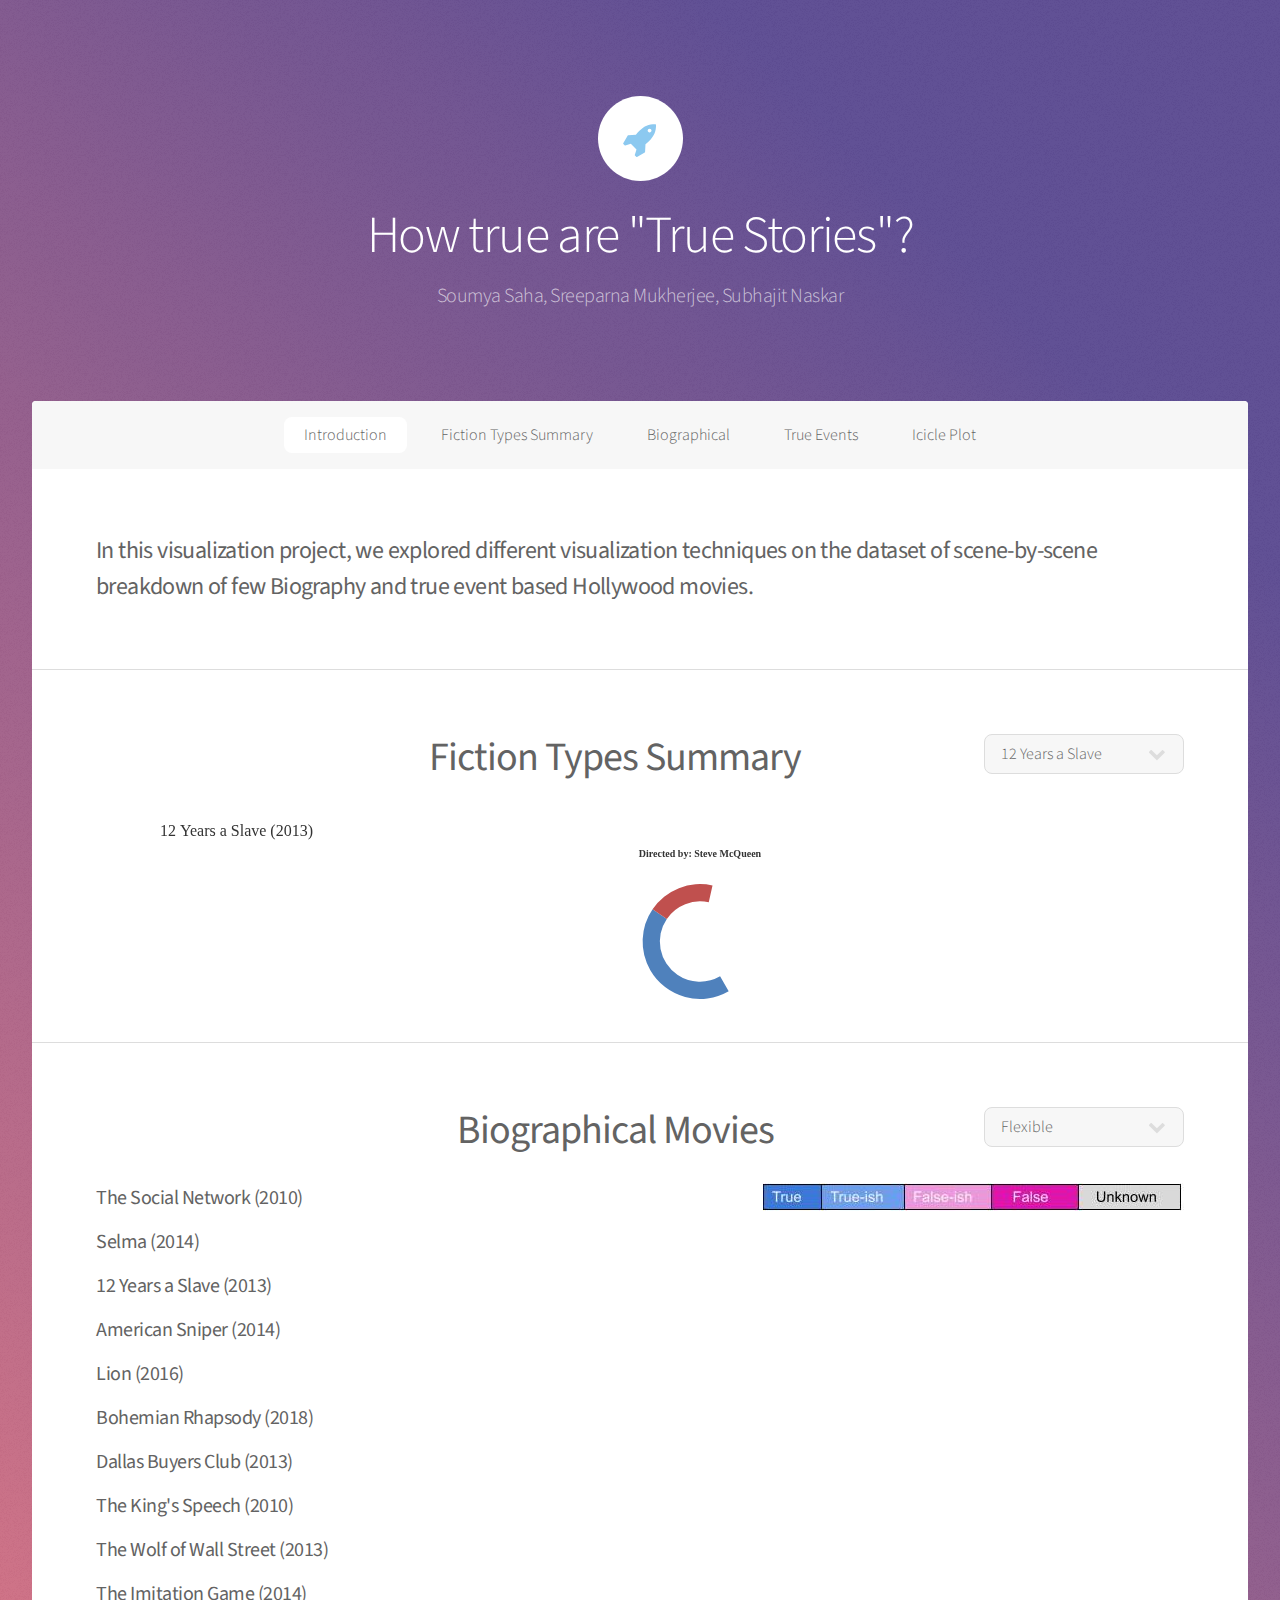
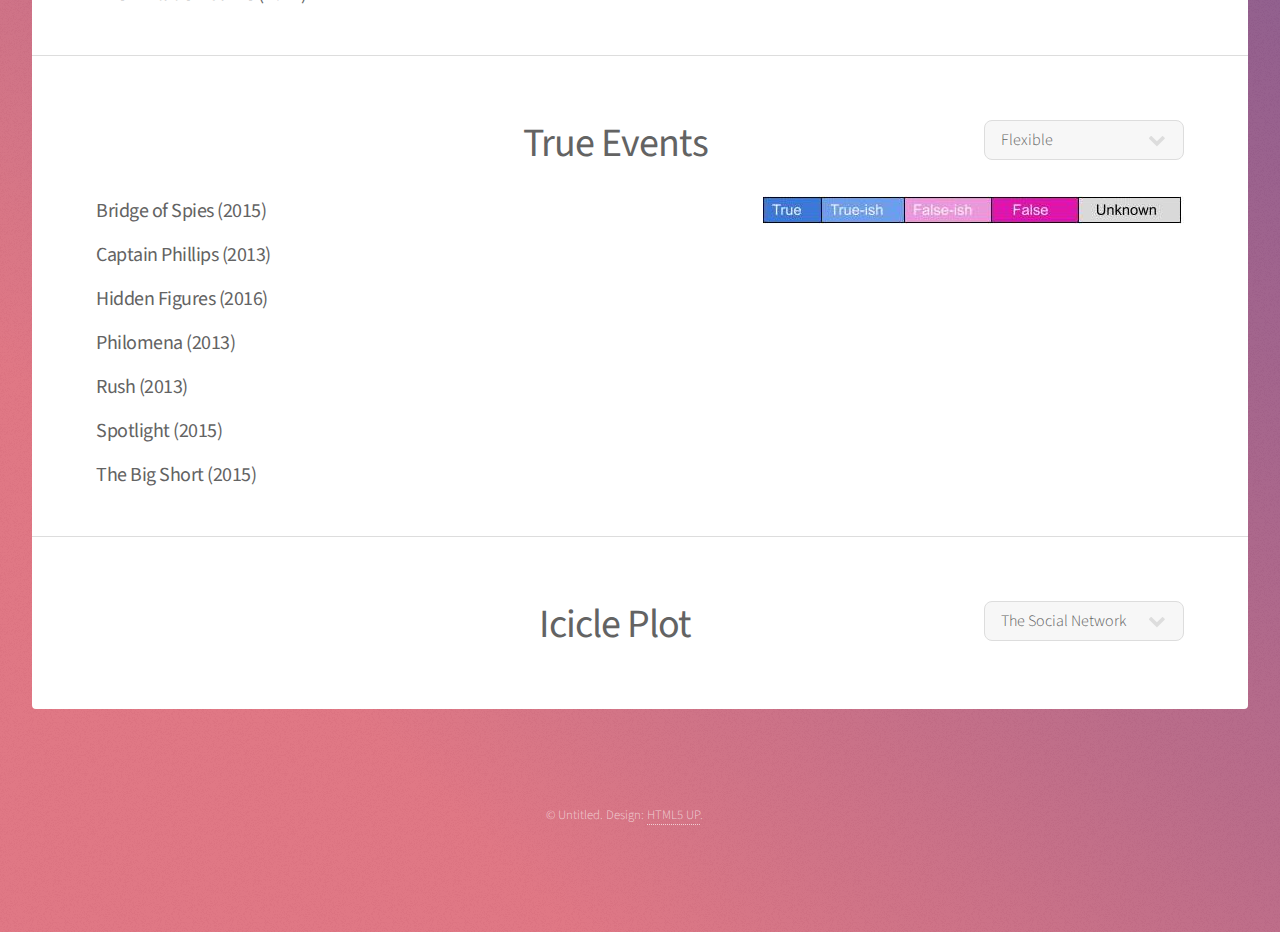
<file: index.html>
<!DOCTYPE HTML>
<!--
	Stellar by HTML5 UP
	html5up.net | @ajlkn
	Free for personal and commercial use under the CCA 3.0 license (html5up.net/license)
-->
<html>
	<head>
		<title>590V Project Demo</title>
		<meta charset="utf-8" />
		<meta name="viewport" content="width=device-width, initial-scale=1, user-scalable=no" />
		<link rel="stylesheet" href="assets/css/main.css" />
		<noscript><link rel="stylesheet" href="assets/css/noscript.css" /></noscript>
		<style>
			#bio_options{
			 width:200px;
			 height:40px;
			 float: right;
			 position: relative;
			 left: -75px;
			}
			#event_options{
			 width:200px;
			 height:40px;
			 float: right;
			 position: relative;
			 left: -75px;
			}
			#movie_names{
			 width:200px;
			 height:40px;
			 float: right;
			 position: relative;
			 left: -75px;
			}
			#bar_chart{
			 width:200px;
			 height:40px;
			 float: right;
			 position: relative;
			 left: -75px;
			}
			#chart {
			 padding: 10px 10px 20px 50px;
			 position: relative;
			 margin-top: 10px;
			 margin-left: 10px;	
			}
			.bar {
			 background-color: blue;
			 height: 20px;
			 margin-top: 2px;
			}
			.major0 {
			 position: relative;
			 left: 75px;
			}
			.major1 {
			 position: relative;
			 left: 75px;
			}
			.major2 {
			 position: relative;
			 left: 75px;
			}
			.major3 {
			 position: relative;
			 left: 75px;
			}
			rect:hover {
				fill: orange;
			}
			#tooltipx {
				position: absolute;
				width: 200px;
				height: auto;
				padding: 10px;
				background-color: black;
				-webkit-border-radius: 10px;
				-moz-border-radius: 10px;
				border-radius: 10px;
				-webkit-box-shadow: 4px 4px 10px rgba(0, 0, 0, 0.4);
				-moz-box-shadow: 4px 4px 10px rgba(0, 0, 0, 0.4);
				box-shadow: 4px 4px 10px rgba(0, 0, 0, 0.4);
				pointer-events: none;
				visibility: hidden;
			}
			
			
			#tooltipx p {
				margin: 0;
				font-family: sans-serif;
				font-size: 16px;
				line-height: 20px;
			}
		</style>

	</head>
	<body class="is-preload">
		<!-- Wrapper -->
			<div id="tooltipx" class="hidden">
				<p><strong>Start : </strong><span id="value1">100</span></p>
				<p><strong>End : </strong><span id="value2">100</span></p>
			</div>
			<div id="wrapper">

				<!-- Header -->
					<header id="header" class="alt">
						<span class="logo"><img src="images/logo.svg" alt="" /></span>
						<h1>How true are "True Stories"?</h1>
						<p> Soumya Saha, Sreeparna Mukherjee, Subhajit Naskar <br />
						</header>

				<!-- Nav -->
					<nav id="nav">
						<ul>
							<li><a href="#intro" class="active">Introduction</a></li>
							<li><a href="#Primary">Fiction Types Summary</a></li>
							<li><a href="#first">Biographical</a></li>
							<li><a href="#second">True Events</a></li>
							<li><a href="#cta">Icicle Plot</a></li>
						</ul>
					</nav>

				<!-- Main -->
					<div id="main">

						<!-- Introduction -->
							<section id="intro" class="main">
								<div class="spotlight">
									<div class="content">
										<h2><b>In this visualization project, we explored different visualization techniques on the dataset of scene-by-scene breakdown of few Biography and true event based Hollywood movies. </b></h2>
									</div>
								</div>
							</section>

						<section id="Primary" class="main special">
								<header class="major0">
									<h1><b>Fiction Types Summary</b>
										<select name="bar_chart" id="bar_chart">
											  <option value="12 Years a Slave">12 Years a Slave</option>
											  <option value="American Sniper">American Sniper</option>
											  <option value="Bohemain Rhapsody">Bohemain Rhapsody</option>
											  <option value="Bridge of Spies">Bridge of Spies</option>
											  <option value="Captain Phillips">Captain Phillips</option>
											  <option value="Dallas Buyers Club">Dallas Buyers Club</option>
											  <option value="Hidden Figures">Hidden Figures</option>
											  <option value="Lion">Lion</option>
											  <option value="Philomona">Philomona</option>
											  <option value="Rush">Rush</option>
											  <option value="Selma">Selma</option>
											  <option value="Spotlight">Spotlight</option>
											  <option value="The Big Short">The Big Short</option>
											  <option value="The Immitation Game">The Immitation Game</option>
											  <option value="The King's Speech">The King's Speech</option>
											  <option value="The Social Network">The Social Network</option>
											  <option value="Wolf of Wall Street">Wolf of Wall Street</option>
									    </select>
									</h1>
								</header>
								<div id='chart' style="height: 200px; width: 100%;"></div>
								<footer class="major0">
									
								</footer>
							</section>

						<!-- First Section -->

							<section id="first" class="main special">
								<header class="major1">
									<h1><b>Biographical Movies</b>
									<select name="bio_options" id="bio_options">
									  <option value="Flexible">Flexible</option>
									  <option value="Creative freedom">Creative freedom</option>
									  <option value="Pedantic">Pedantic</option>
									</select></h1>
							
								</header>

								<div class="FuckYou!" >
									 <img src="logo.jpg" align="right">
								</div>

								<div class="TheSocialNetwork">
									<h3 align = LEFT><b>The Social Network (2010)</b></h3>
									<div class = "Comparison">
									</div>
								</div>
								<div class="Selma">
									<h3 align = LEFT><b>Selma (2014)</b></h3>
									<div class = "Comparison">
									</div>
								</div>

								<div class="TYearsaSlave">
									<h3 align = LEFT><b>12 Years a Slave (2013)</b></h3>
									<div class = "Comparison">
									</div>
								</div>

								<div class="AmericanSniper">
									<h3 align = LEFT><b>American Sniper (2014)</b></h3>
									<div class = "Comparison">
									</div>
								</div>

								<div class="Lion">
									<h3 align = LEFT><b>Lion (2016)</b></h3>
									<div class = "Comparison">
									</div>
								</div>

								<div class="BohemianRhapsody">
									<h3 align = LEFT><b>Bohemian Rhapsody (2018)</b></h3>
									<div class = "Comparison">
									</div>
								</div>

								<div class="DallasBuyersClub">
									<h3 align = LEFT><b>Dallas Buyers Club (2013)</b></h3>
									<div class = "Comparison">
									</div>
								</div>

								<div class="TheKingsSpeech">
									<h3 align = LEFT><b>The King's Speech (2010)</b></h3>
									<div class = "Comparison">
									</div>
								</div>

								<div class="WolfofWallStreet">
									<h3 align = LEFT><b>The Wolf of Wall Street (2013)</b></h3>
									<div class = "Comparison">
									</div>
								</div>

								<div class="TheImitationGame">
									<h3 align = LEFT><b>The Imitation Game (2014)</b></h3>	
									<div class = "Comparison">
									</div>
								</div>

								<footer class="major1">
									
								</footer>
							</section>

						<!-- Second Section -->
							<section id="second" class="main special">
								<header class="major2">
									<h1><b>True Events</b><select name="event_options" id="event_options">
									  <option value="Flexible">Flexible</option>
									  <option value="Creative freedom">Creative freedom</option>
									  <option value="Pedantic">Pedantic</option>
									</select></h1>
								</header>
								<div class="FuckYou!" >
									 <img src="logo.jpg" align="right">
								</div>
								<div class="BridgeofSpies">
									<h3 align = LEFT><b>Bridge of Spies (2015)</b></h3>
								</div>

								<div class="CaptainPhillips">
									<h3 align = LEFT><b>Captain Phillips (2013)</b></h3>
								</div>

								<div class="HiddenFigures">
									<h3 align = LEFT><b>Hidden Figures (2016)</b></h3>
								</div>

								<div class="Philomena">
									<h3 align = LEFT><b>Philomena (2013)</b></h3>
								</div>

								<div class="Rush">
									<h3 align = LEFT><b>Rush (2013)</b></h3>
								</div>

								<div class="Spotlight">
									<h3 align = LEFT><b>Spotlight (2015)</b></h3>
								</div>

								<div class="TheBigShort">
									<h3 align = LEFT><b>The Big Short (2015)</b></h3>
								</div>
								
								<footer class="major2">
									
								</footer>
							</section>

						<!-- Get Started -->
							<section id="cta" class="main special">
								<header class="major3">
									<h1><b>Icicle Plot</b> <select name="movie_names" id="movie_names">
									  <option value="TheSocialNetwork">The Social Network</option>
									  <option value="BridgeofSpies">Bridge of Spies</option>
									  <option value="HiddenFigures">Hidden Figures</option>
									  <option value="Selma">Selma</option>
									  <option value="AmericanSniper">American Sniper</option>
									  <option value="BohemianRhapsody">Bohemian Rhapsody</option>
									  <option value="DallasBuyersClub">Dallas Buyers Club</option>
									  <option value="Rush">Rush</option>
									  <option value="Spotlight">Spotlight</option>
									  <option value="TheBigShort">The Big Short</option>
									  <option value="TheImitationGame">The Imitation Game</option>
									  <option value="12YearsaSlave">12 Years a Slave</option>
									  <option value="Lion">Lion</option>
									</select>
									</h1>
									</header>
									<div class="first_level">

									</div>
									<div class="second_level">

									</div>
									<div class="third_level">

									</div>
									<div class="fourth_level">

									</div>
									<div class="fifth_level">

									</div>

								<footer class="major3">
									
								</footer>
							</section>

					</div>


				<!-- Footer -->
					<footer id="footer">
						<section>
							
						</section>
						<section>
							
						</section>
						<p class="copyright">&copy; Untitled. Design: <a href="https://html5up.net">HTML5 UP</a>.</p>
					</footer>

			</div>

		<!-- Scripts -->
			<script src='https://d3js.org/d3.v4.min.js'></script>
			<script src="assets/js/jquery.min.js"></script>
			<script src="assets/js/jquery.scrollex.min.js"></script>
			<script src="assets/js/jquery.scrolly.min.js"></script>
			<script src="assets/js/browser.min.js"></script>
			<script src="assets/js/breakpoints.min.js"></script>
			<script src="assets/js/util.js"></script>
			<script src="assets/js/main.js"></script>
			<script src="canvas.js"></script>
			<script type="text/javascript">

			var chart = new CanvasJS.Chart("chart", {
						animationEnabled: true,
						title:{
							text: "12 Years a Slave (2013)",
							horizontalAlign: "left",
							fontFamily: "tahoma",
							 // "left", "right", "center"
							
						},
						subtitles:[
						{
							text: "Directed by: Steve McQueen",
							//Uncomment properties below to see how they behave
							//fontColor: "red",
							//fontSize: 30
							fontFamily: "tahoma",
							fontWeight:"bold"
						}
						],
						data: [{
							type: "doughnut",
							startAngle: 60,
							//innerRadius: 60,
							indexLabelFontSize: 17,
							indexLabel: "{label} - #percent%",
							toolTipContent: "<b>{label}:</b> {y} (#percent%)",
							dataPoints: [
								{ y: 21, label: "Dramatic License" },
								{ y: 19, label: "Narrative Convenience" },
								{ y: 9, label: "Character Development" }
							]
						}]
					});
					chart.render();

			d3.select('#bar_chart')
                .on('change', function() {
                	movie_name = (d3.select(this).property('value'))

					if ( movie_name == '12 Years a Slave'){
						var data = [ 21, 19, 9]
						var movie_year = '2013'
						var director = 'Steve McQueen'
					}       
					else if(movie_name == 'Lion'){
						var data = [ 5,	1,	4]
						var movie_year = '2016'
						var director = 'Garth Davis'
					}
					else if(movie_name == 'American Sniper'){
						var data = [ 5	,2, 	3]
						var movie_year = '2014'
						var director = 'Clint Eastwood'
					}
					else if(movie_name == 'Bohemain Rhapsody'){
						var data = [ 3.5,	1,	5.5]
						var movie_year = '2018'
						var director = ' Bryan Singer'
					}
					else if(movie_name == 'Bridge of Spies'){
						var data = [ 23,	7,	8]
						var movie_year = '2015'
						var director = 'Steven Spielberg'
					}
					else if(movie_name == 'Captain Phillips'){
						var data = [ 31,	26,	20]
						var movie_year = '2013'
						var director = 'Paul Greengrass'
					}
					else if(movie_name == 'Dallas Buyers Club'){
						var data = [ 25,	3,	43]
						var movie_year = '2013'
						var director = 'Jean-Marc Vallée'
					}
					else if(movie_name == 'Hidden Figures'){
						var data = [ 4,	2,	4]
						var movie_year = '2016'
						var director = 'Theodore Melfi'
					}
					else if(movie_name == 'Philomona'){
						var data = [ 22,	8,	35]
						var movie_year = '2013'
						var director = 'Stephen Frears'
					}
					else if(movie_name == 'Rush'){
						var data = [ 10,2,11]
						var movie_year = '2013'
						var director = 'Ron Howard'
					}
					else if(movie_name == 'Selma'){
						var data = [ 3,3,7]
						var movie_year = '2014'
						var director = 'Ava DuVernay'
					}
					else if(movie_name == 'Spotlight'){
						var data = [ 20,1,17]
						var director = 'Tom McCarthy'
						var movie_year = '2015'
					}
					else if(movie_name == 'The Big Short'){
						var data = [ 2,11,4]
						var movie_year = '2015'
						var director = 'Adam McKay'
					}
					else if(movie_name == 'The Immitation Game'){
						var data = [8,0.5,1.5]
						var movie_year = '2014'
						var director = 'Morten Tyldum'
					}
					else if(movie_name == 'The King\'s Speech'){
						var data = [18,1,26]
						var movie_year = '2010'
						var director = 'Tom Hooper'
					}
					else if(movie_name == 'The Social Network'){
						var data = [ 12,9,16]
						var movie_year = '2010'
						var director = 'David Fincher'
					}
					else{
						var data = [31,11,1]
						var movie_year = '2013'
						var director = 'Martin Scorsese'
					}
				
					 // var myText = movie_name  + '\n \n Year: 2018'

 					var text = movie_name 
					var chart = new CanvasJS.Chart("chart", {
						animationEnabled: true,
						title:{
							text: text + " ("+movie_year+") ",
							horizontalAlign: "left",
							fontFamily: "tahoma",
							 // "left", "right", "center"
							
						},
						subtitles:[
						{
							text: "Directed by: "+director,
							//Uncomment properties below to see how they behave
							//fontColor: "red",
							//fontSize: 30
							fontFamily: "tahoma",
							fontWeight:"bold"
						}
						],
						data: [{
							type: "doughnut",
							startAngle: 60,
							//innerRadius: 60,
							indexLabelFontSize: 17,
							indexLabel: "{label} - #percent%",
							toolTipContent: "<b>{label}:</b> {y} (#percent%)",
							dataPoints: [
								{ y: data[0], label: "Dramatic License" },
								{ y: data[1], label: "Narrative Convenience" },
								{ y: data[2], label: "Character Development" }
							]
						}]
					});
					chart.render();
				});
			//Width and height
			var bio_dataset = ["TheSocialNetwork.csv","Selma.csv","12YearsaSlave.csv","AmericanSniper.csv","Lion.csv","BohemianRhapsody.csv","DallasBuyersClub.csv","TheKingsSpeech.csv","WolfofWallStreet.csv", "TheImitationGame.csv"];
			var event_dataset = ["BridgeofSpies.csv","CaptainPhillips.csv","HiddenFigures.csv","Philomena.csv","Rush.csv","Spotlight.csv","TheBigShort.csv"];
			var w = 0.9*document.getElementById("first").offsetWidth;
			var h = 70;
			var padding = 0;

			// for biography movies default pedantry
			var bio_film_tooltip = [];
			var bio_real_tooltip = [];
			var bio_pedantry = "Flexible";
			var bio_id = 0;
			for(i = 0; i < 10; i++) {
				d3.csv("./data/Cleaned_data/"+bio_dataset[i], function(data) {
					var div_names = ["TheSocialNetwork", "Selma","TYearsaSlave","AmericanSniper","Lion","BohemianRhapsody","DallasBuyersClub","TheKingsSpeech","WolfofWallStreet", "TheImitationGame"];
					var dataset = data;
					var sum = 0;
					var prev_sum = 0;

					xScale = d3.scaleTime()
								   .domain([
										0,
										d3.sum(dataset, function(d) { return d.duration; })  // 7137
									])
								   .range([padding, w - padding]);

					var div_name = "." + div_names[bio_id]; 
					bio_id++;

					var tooltip = d3.select(div_name)
                            .append("div")
                            .style("position", "absolute")
                            //.style("z-index", "10")
                            .style("visibility", "hidden")
                            .style("text-align", "left")
                            //.style("color", "red")
                            .text("a simple tooltip")
                            .attr("fill", "#FF1491")
                            .attr("x", 0)
                            .attr("y", 0);
                    bio_film_tooltip.push(tooltip);


                    var tooltip2 = d3.select(div_name)
                            .append("div")
                            //.style("position", "absolute")
                            //.style("z-index", "10")
                            .style("visibility", "hidden")
                            .style("text-align", "right")
                            .style("color", "green")
                            .text("a simple tooltip")
                            .attr("fill", "#FF1491")
                            .attr("x", 500)
                            .attr("y", 0);

                    bio_real_tooltip.push(tooltip2);


					var svg = d3.select(div_name)
						.append("svg")
						.attr("width", w)
						.attr("height", h);

					svg.selectAll("rect")
					   .data(dataset)
					   .enter()
					   .append("rect")
					   .attr("x", function(d) {
					   		prev_sum = sum;
					   		sum += +d.duration;
					   		return xScale(prev_sum);
					   })
					   .attr("y", 0)
					   .attr("width", function(d) {
					   		return xScale(+d.duration);
					   })
					   .attr("height", 70)
					   .attr("fill",  function(d) {
					   		switch(+d.truth_int) {
					   			case 0:
		   							return "#EC407A";
		   							break;
		   						case 1: {
		   							if(bio_pedantry == "Flexible") return "#F06292";
		   							else return "#EC407A";
		   							break;
		   						}
		   						case 2: {
		   							if(bio_pedantry == "Pedantic") return "#EC407A";
		   							else return "#6d96ad";
		   							break;
		   						}
		   						case 3:
		   							return "#3b7393";
		   							break;
		   						case -1:
		   							return "#a8a895";
		   							break;
		   						default:
		   							return "#bdbf91";
		   							break;
					   		} 
						})
					   .on("mouseenter", function(d) {
			   				console.log(d);  
			   				//var rectsvg = svg.selectAll("rect").attr("height", function(d) {return 100;});
			   				//var test = svg.selectAll("rect").__proto__; //select(this);
			   				//console.log(test);
			   				tooltip.transition()
			   					   .style("visibility", "visible")
			   					   .style("font-family", "sans-serif")
			   					   .style("font-weight", "bold");
			   					   //.style("font-style", "italic")
			   					   //.style("color", "red");

			   				switch(+d.truth_int) {
			   					case 0: 
			   						tooltip.style("color", "red");
			   						break;
			   					case 1:
			   						tooltip.style("color", "red");
			   						break;
			   					case 2:{
			   						if(bio_pedantry == "Pedantic") tooltip.style("color", "red");
			   						else tooltip.style("color", "green");
			   						break;
			   					} 
			   					default:
			   						tooltip.style("color", "green");
			   						break;
			   				}
			   				tooltip.html(d.film_condensed);
			   				
			   				tooltip2.transition()
			   						.style("visibility", "visible")
			   						.style("font-weight", "bold")
			   						.style("font-family", "sans-serif");
			   						//.style("font-style", "italic");
			   				tooltip2.html(d.reality_condensed);

			   				d3.select("#tooltipx")
							.style("left", (d3.event.pageX) + "px")
							.style("top", (d3.event.pageY) + "px")
							.style("visibility", "visible")						
							.select("#value1")
							.text(d.start);
							d3.select("#tooltipx")
							.select("#value2")
							.text(d.end);
			  		 	})
					   .on("mouseleave", function() {
					   		console.log("mouse leaves");

					   		var rectsvg = svg.selectAll("rect").attr("height", 70);
					   		tooltip.style("visibility", "hidden");
					   		tooltip2.style("visibility", "hidden");
					   		d3.select("#tooltipx").style("visibility", "hidden");
					   });   
				});
			}


			// for biography movies changeable pedantry
			d3.select('#bio_options')
                .on('change', function() {
              	bio_pedantry = d3.select(this).property('value');
              	bio_id = 0;

              	for(i = 0; i < 10; i++) {
					d3.csv("./data/Cleaned_data/"+bio_dataset[i], function(data) {
					var div_names = ["TheSocialNetwork", "Selma","TYearsaSlave","AmericanSniper","Lion","BohemianRhapsody","DallasBuyersClub","TheKingsSpeech","WolfofWallStreet", "TheImitationGame"];
					var dataset = data;
					var sum = 0;
					var prev_sum = 0;

					xScale = d3.scaleTime()
								   .domain([
										0,
										d3.sum(dataset, function(d) { return d.duration; })
									])
								   .range([padding, w - padding]);

					var div_name = "." + div_names[bio_id];
					var tooltip = bio_film_tooltip[bio_id]
                    var tooltip2 = bio_real_tooltip[bio_id]
					bio_id++;

					d3.select(div_name).select("svg").remove();
                   
					var svg = d3.select(div_name)
						.append("svg")
						.attr("width", w)
						.attr("height", h);

					svg.selectAll("rect")
					   .data(dataset)
					   .enter()
					   .append("rect")
					   .attr("x", function(d) {
					   		prev_sum = sum;
					   		sum += +d.duration;
					   		return xScale(prev_sum);
					   })
					   .attr("y", 0)
					   .attr("width", function(d) {
					   		return xScale(+d.duration);
					   })
					   .attr("height", 70)
					   .attr("fill",  function(d) {
					   		switch(+d.truth_int) {
					   			case 0:
		   							return "#EC407A";
		   							break;
		   						case 1: {
		   							if(bio_pedantry == "Flexible") return "#F06292";
		   							else return "#EC407A";
		   							break;
		   						}
		   						case 2: {
		   							if(bio_pedantry == "Pedantic") return "#EC407A";
		   							else return "#6d96ad";
		   							break;
		   						}
		   						case 3:
		   							return "#3b7393";
		   							break;
		   						case -1:
		   							return "#a8a895";
		   							break;
		   						default:
		   							return "#bdbf91";
		   							break;
					   		} 
					   })
					   .on("mouseenter", function(d) {
			   				console.log(d);  
			   				tooltip.transition()
			   					   .style("visibility", "visible")
			   					   .style("font-family", "sans-serif")
			   					   .style("font-weight", "bold");
			   					   //.style("font-style", "italic")
			   					   //.style("color", "red");

			   				switch(+d.truth_int) {
			   					case 0: 
			   						tooltip.style("color", "red");
			   						break;
			   					case 1:
			   						tooltip.style("color", "red");
			   						break;
			   					case 2:{
			   						if(bio_pedantry == "Pedantic") tooltip.style("color", "red");
			   						else tooltip.style("color", "green");
			   						break;
			   					} 
			   					default:
			   						tooltip.style("color", "green");
			   						break;
			   				}
			   				tooltip.html(d.film_condensed);
			   				
			   				tooltip2.transition()
			   						.style("visibility", "visible")
			   						.style("font-weight", "bold")
			   						.style("font-family", "sans-serif");
			   						//.style("font-style", "italic");
			   				tooltip2.html(d.reality_condensed);
			   				d3.select("#tooltipx")
							.style("left", (d3.event.pageX) + "px")
							.style("top", (d3.event.pageY) + "px")
							.style("visibility", "visible")						
							.select("#value1")
							.text(d.start);
							d3.select("#tooltipx")
							.select("#value2")
							.text(d.end);
			  		 	})
					   .on("mouseleave", function() {
					   		console.log("mouse leaves");
					   		tooltip.style("visibility", "hidden");
					   		tooltip2.style("visibility", "hidden");
					   		d3.select("#tooltipx").style("visibility", "hidden");
					   });
					});
				}
			});





            // for event movies default pedantry
            var event_film_tooltip = [];
			var event_real_tooltip = [];
			var event_pedantry = "Flexible";
			var event_id = 0;
			for(j = 0; j < 7; j++) {
				d3.csv("./data/Cleaned_data/"+event_dataset[j], function(data) {
					var div_names = ["BridgeofSpies","CaptainPhillips","HiddenFigures","Philomena","Rush","Spotlight","TheBigShort"];

					var dataset = data;
					var sum = 0;
					var prev_sum = 0;

					xScale = d3.scaleTime()
								   .domain([
										0,
										d3.sum(dataset, function(d) { return d.duration; }) 
									])
								   .range([padding, w - padding]);

					var div_name = "." + div_names[event_id];
					event_id++;


					var tooltip = d3.select(div_name)
                            .append("div")
                            .style("position", "absolute")
                            //.style("z-index", "10")
                            .style("visibility", "hidden")
                            .style("text-align", "left")
                            //.style("color", "red")
                            .text("a simple tooltip")
                            .attr("fill", "#FF1491")
                            .attr("x", 0)
                            .attr("y", 0);
                    event_film_tooltip.push(tooltip);


                    var tooltip2 = d3.select(div_name)
                            .append("div")
                            //.style("position", "absolute")
                            //.style("z-index", "10")
                            .style("visibility", "hidden")
                            .style("text-align", "right")
                            .style("color", "green")
                            .text("a simple tooltip")
                            .attr("fill", "#FF1491")
                            .attr("x", 500)
                            .attr("y", 0);

                    event_real_tooltip.push(tooltip2);


					var svg = d3.select(div_name)
						.append("svg")
						.attr("width", w)
						.attr("height", h);

					svg.selectAll("rect")
					   .data(dataset)
					   .enter()
					   .append("rect")
					   .attr("x", function(d) {
					   		prev_sum = sum;
					   		sum += +d.duration;
					   		return xScale(prev_sum);
					   })
					   .attr("y", 0)
					   .attr("width", function(d) {
					   		return xScale(+d.duration);
					   })
					   .attr("height", 70)
					   .attr("fill",  function(d) {
					   		switch(+d.truth_int) {
					   			case 0:
		   							return "#EC407A";
		   							break;
		   						case 1:
		   							if(event_pedantry == "Flexible") return "#F06292";
		   							else return "#EC407A";
		   							break;
		   						case 2:
		   							if(event_pedantry == "Pedantic") return "#EC407A";
		   							else return "#6d96ad";
		   							break;
		   						case 3:
		   							return "#3b7393";
		   							break;
		   						case -1:
		   							return "#a8a895";
		   							break;
		   						default:
		   							return "#bdbf91";
		   							break;
					   		} 
					   })
					   .on("mouseenter", function(d) {
			   				console.log(d);  
			   				tooltip.transition()
			   					   .style("visibility", "visible")
			   					   .style("font-family", "sans-serif")
			   					   .style("font-weight", "bold");
			   					   //.style("font-style", "italic")
			   					   //.style("color", "red");

			   				switch(+d.truth_int) {
			   					case 0: 
			   						tooltip.style("color", "red");
			   						break;
			   					case 1:
			   						tooltip.style("color", "red");
			   						break;
			   					case 2:{
			   						if(event_pedantry == "Pedantic") tooltip.style("color", "red");
			   						else tooltip.style("color", "green");
			   						break;
			   					} 
			   					default:
			   						tooltip.style("color", "green");
			   						break;
			   				}
			   				tooltip.html(d.film_condensed);
			   				
			   				tooltip2.transition()
			   						.style("visibility", "visible")
			   						.style("font-weight", "bold")
			   						.style("font-family", "sans-serif");
			   						//.style("font-style", "italic");
			   				tooltip2.html(d.reality_condensed);
			   				d3.select("#tooltipx")
							.style("left", (d3.event.pageX) + "px")
							.style("top", (d3.event.pageY) + "px")
							.style("visibility", "visible")						
							.select("#value1")
							.text(d.start);
							d3.select("#tooltipx")
							.select("#value2")
							.text(d.end);
			  		 	})
					   .on("mouseleave", function() {
					   		console.log("mouse leaves");
					   		tooltip.style("visibility", "hidden");
					   		tooltip2.style("visibility", "hidden");
					   		d3.select("#tooltipx").style("visibility", "hidden");
					   });
				});
			}


		//	var movie_names = ["Selma.csv","TheSocialNetwork.csv","12YearsaSlave.csv","AmericanSniper.csv","BohemianRhapsody.csv","BridgeofSpies.csv","CaptainPhillips.csv","DallasBuyersClub.csv","HiddenFigures.csv","Lion.csv","Philomena.csv","Rush.csv","Spotlight.csv","TheBigShort.csv","TheImitationGame.csv","TheKingsSpeech.csv","WolfofWallStreet.csv"];
			// for event movies changeable pedantry
			d3.select('#event_options')
			    .on('change', function() {
              	event_pedantry = d3.select(this).property('value');
              	event_id = 0;

	              	for(j = 0; j < 7; j++) {
						d3.csv("./data/Cleaned_data/"+event_dataset[j], function(data) {
							var div_names = ["BridgeofSpies","CaptainPhillips","HiddenFigures","Philomena","Rush","Spotlight","TheBigShort"];

							var dataset = data;
							var sum = 0;
							var prev_sum = 0;

							xScale = d3.scaleTime()
										   .domain([
												0,
												d3.sum(dataset, function(d) { return d.duration; }) 
											])
										   .range([padding, w - padding]);

							var div_name = "." + div_names[event_id];
							var tooltip = event_film_tooltip[event_id]
		                    var tooltip2 = event_real_tooltip[event_id]
							event_id++;

							d3.select(div_name).select("svg").remove();

							var svg = d3.select(div_name)
								.append("svg")
								.attr("width", w)
								.attr("height", h);

							svg.selectAll("rect")
							   .data(dataset)
							   .enter()
							   .append("rect")
							   .attr("x", function(d) {
							   		prev_sum = sum;
							   		sum += +d.duration;
							   		return xScale(prev_sum);
							   })
							   .attr("y", 0)
							   .attr("width", function(d) {
							   		return xScale(+d.duration);
							   })
							   .attr("height", 70)
							   .attr("fill",  function(d) {
							   		switch(+d.truth_int) {
							   			case 0:
				   							return "#EC407A";
				   							break;
				   						case 1:
				   							if(event_pedantry == "Flexible") return "#F06292";
				   							else return "#EC407A";
				   							break;
				   						case 2:
				   							if(event_pedantry == "Pedantic") return "#EC407A";
				   							else return "#6d96ad";
				   							break;
				   						case 3:
				   							return "#3b7393";
				   							break;
				   						case -1:
				   							return "#a8a895";
				   							break;
				   						default:
				   							return "#bdbf91";
				   							break;
							   		} 
							   })
							   .on("mouseenter", function(d) {
					   				console.log(d);  
					   				tooltip.transition()
					   					   .style("visibility", "visible")
					   					   .style("font-family", "sans-serif")
					   					   .style("font-weight", "bold");
					   					   //.style("font-style", "italic")
					   					   //.style("color", "red");

					   				switch(+d.truth_int) {
					   					case 0: 
					   						tooltip.style("color", "red");
					   						break;
					   					case 1:
					   						tooltip.style("color", "red");
					   						break;
					   					case 2:{
					   						if(event_pedantry == "Pedantic") tooltip.style("color", "red");
					   						else tooltip.style("color", "green");
					   						break;
					   					} 
					   					default:
					   						tooltip.style("color", "green");
					   						break;
					   				}
					   				tooltip.html(d.film_condensed);
					   				
					   				tooltip2.transition()
					   						.style("visibility", "visible")
					   						.style("font-weight", "bold")
					   						.style("font-family", "sans-serif");
					   						//.style("font-style", "italic");
					   				tooltip2.html(d.reality_condensed);
					   				d3.select("#tooltipx")
									.style("left", (d3.event.pageX) + "px")
									.style("top", (d3.event.pageY) + "px")
									.style("visibility", "visible")						
									.select("#value1")
									.text(d.start);
									d3.select("#tooltipx")
									.select("#value2")
									.text(d.end);
					  		 	})
							   .on("mouseleave", function() {
							   		console.log("mouse leaves");
							   		tooltip.style("visibility", "hidden");
							   		tooltip2.style("visibility", "hidden");
							   		d3.select("#tooltipx").style("visibility", "hidden");
							   });
						});
					}
              	});


			    //icicle start 1
			    var w = 0.9*document.getElementById("first").offsetWidth;
			    var max_val;
			    d3.csv("./data/Cleaned_data/TheSocialNetwork.csv", function(data) {
	      			var dataset = data;
					var sum = 0;
					var prev_sum = 0;
					var ice_h = 60;
					max_val = d3.sum(dataset, function(d) { return d.duration; });
					xScale = d3.scaleTime()
								   .domain([
										0,
										d3.sum(dataset, function(d) { return d.duration; })  // 7137
									])
								   .range([padding, w - padding]);

					var level1 = d3.select(".first_level")
						.append("svg")
						.attr("width", w)
						.attr("height", ice_h);

					level1.selectAll("rect")
					   .data(dataset)
					   .enter()
					   .append("rect")
					   .attr("x", function(d) {
					   		prev_sum = sum;
					   		sum += +d.duration;
					   		return xScale(prev_sum);
					   })
					   .attr("y", 10)
					   .attr("width", function(d) {
					   		return xScale(+d.duration);
					   })
					   .attr("height", 50)
					   .attr("fill",  function(d) {
					   		switch(+d.truth_int) {
					   			case 0:
					   				return "#EC407A";
					   				break;
					   			case 1:
					   				return "#EC407A"; // "#F06292";
					   				break;
					   			case 2:
					   				return "#EC407A"; //"#6d96ad";
					   				break;
					   			case 3:
					   				return "#3b7393";
					   				break;
					   			case -1:
					   				return "#a8a895";
					   				break;
					   			default:
					   				return "#bdbf91";
					   				break;
					   		} 
					   })
					   .on("mouseenter", function(d) {
							d3.select("#tooltipx")
							.style("left", (d3.event.pageX) + "px")
							.style("top", (d3.event.pageY) + "px")
							.style("visibility", "visible")						
							.select("#value1")
							.text(d.start);
							d3.select("#tooltipx")
							.select("#value2")
							.text(d.end);
					   })
					   .on("mouseleave", function() {
					   		d3.select("#tooltipx").style("visibility", "hidden");
					   });
				});
				
				d3.csv("./data/Cleaned_data/TheSocialNetwork_ice27.csv", function(data) {
					var dataset = data;
					var sum = 0;
					var prev_sum = 0;
					var ice_h = 50;
					xScale_ice = d3.scaleTime()
								   .domain([
										0,
										max_val
									])
								   .range([padding, w - padding]);
					
					var level2 = d3.select(".second_level")
						.append("svg")
						.attr("width", w)
						.attr("height", ice_h);

					level2.selectAll("rect")
					   .data(dataset)
					   .enter()
					   .append("rect")
					   .attr("x", function(d) {
					   		prev_sum = sum;
					   		sum += +(d.duration);
					   		return xScale_ice(prev_sum);
					   })
					   .attr("y", 0)
					   .attr("width", function(d) {
					   		return xScale_ice(+d.duration);
					   })
					   .attr("height", 50)
					   .attr("fill",  function(d) {
					   		switch(+d.truth_int) {
					   			case 0:
					   				return "#EC407A";
					   				break;
					   			case 1:
					   				return "#EC407A"; //"#F06292";
					   				break;
					   			case 2:
					   				return "#EC407A"; //"#6d96ad";
					   				break;
					   			case 3:
					   				return "#3b7393";
					   				break;
					   			case -1:
					   				return "#a8a895";
					   				break;
					   			default:
					   				return "#bdbf91";
					   				break;
					   		} 
					   })
					   .on("mouseenter", function(d) {
							d3.select("#tooltipx")
							.style("left", (d3.event.pageX) + "px")
							.style("top", (d3.event.pageY) + "px")
							.style("visibility", "visible")						
							.select("#value1")
							.text(d.start);
							d3.select("#tooltipx")
							.select("#value2")
							.text(d.end);
					   })
					   .on("mouseleave", function() {
					   		d3.select("#tooltipx").style("visibility", "hidden");
					   });
				});

				
				d3.csv("./data/Cleaned_data/TheSocialNetwork_ice9.csv", function(data) {
					var dataset = data;
					var sum = 0;
					var prev_sum = 0;
					var ice_h = 50;
					xScale_ice = d3.scaleTime()
								   .domain([
										0,
										max_val
									])
								   .range([padding, w - padding]);

					var level3 = d3.select(".third_level")
						.append("svg")
						.attr("width", w)
						.attr("height", ice_h);

					level3.selectAll("rect")
					   .data(dataset)
					   .enter()
					   .append("rect")
					   .attr("x", function(d) {
					   		prev_sum = sum;
					   		sum += +(d.duration);
					   		return xScale_ice(prev_sum);
					   })
					   .attr("y", 0)
					   .attr("width", function(d) {
					   		return xScale_ice(+d.duration);
					   })
					   .attr("height", 50)
					   .attr("fill",  function(d) {
					   		switch(+d.truth_int) {
					   			case 0:
					   				return "#EC407A";
					   				break;
					   			case 1:
					   				return "#EC407A"; //"#F06292";
					   				break;
					   			case 2:
					   				return "#EC407A"; // "#6d96ad";
					   				break;
					   			case 3:
					   				return "#3b7393";
					   				break;
					   			case -1:
					   				return "#a8a895";
					   				break;
					   			default:
					   				return "#bdbf91";
					   				break;
					   		} 
					   })
					   .on("mouseenter", function(d) {
							d3.select("#tooltipx")
							.style("left", (d3.event.pageX) + "px")
							.style("top", (d3.event.pageY) + "px")
							.style("visibility", "visible")						
							.select("#value1")
							.text(d.start);
							d3.select("#tooltipx")
							.select("#value2")
							.text(d.end);
					   })
					   .on("mouseleave", function() {
					   		d3.select("#tooltipx").style("visibility", "hidden");
					   });
				});
				
				d3.csv("./data/Cleaned_data/TheSocialNetwork_ice3.csv", function(data) {
					var dataset = data;
					var sum = 0;
					var prev_sum = 0;
					var ice_h = 50;
					xScale_ice = d3.scaleTime()
								   .domain([
										0,
										max_val
									])
								   .range([padding, w - padding]);
					
					var level4 = d3.select(".fourth_level")
						.append("svg")
						.attr("width", w)
						.attr("height", ice_h);

					level4.selectAll("rect")
					   .data(dataset)
					   .enter()
					   .append("rect")
					   .attr("x", function(d) {
					   		prev_sum = sum;
					   		sum += +(d.duration);
					   		return xScale_ice(prev_sum);
					   })
					   .attr("y", 0)
					   .attr("width", function(d) {
					   		return xScale_ice(+d.duration);
					   })
					   .attr("height", 50)
					   .attr("fill",  function(d) {
					   		switch(+d.truth_int) {
					   			case 0:
					   				return "#EC407A";
					   				break;
					   			case 1:
					   				return "#EC407A"; //"#F06292";
					   				break;
					   			case 2:
					   				return "#EC407A"; //"#6d96ad";
					   				break;
					   			case 3:
					   				return "#3b7393";
					   				break;
					   			case -1:
					   				return "#a8a895";
					   				break;
					   			default:
					   				return "#bdbf91";
					   				break;
					   		} 
					   })
					   .on("mouseenter", function(d) {
							d3.select("#tooltipx")
							.style("left", (d3.event.pageX) + "px")
							.style("top", (d3.event.pageY) + "px")
							.style("visibility", "visible")						
							.select("#value1")
							.text(d.start);
							d3.select("#tooltipx")
							.select("#value2")
							.text(d.end);
					   })
					   .on("mouseleave", function() {
					   		d3.select("#tooltipx").style("visibility", "hidden");
					   });
				});
				
				d3.csv("./data/Cleaned_data/TheSocialNetwork_ice1.csv", function(data) {

					var dataset = data;
					var sum = 0;
					var prev_sum = 0;
					var ice_h = 50;
					xScale_ice = d3.scaleTime()
								   .domain([
										0,
										max_val
									])
								   .range([padding, w - padding]);
					
					var level5 = d3.select(".fifth_level")
						.append("svg")
						.attr("width", w)
						.attr("height", ice_h);

					level5.selectAll("rect")
					   .data(dataset)
					   .enter()
					   .append("rect")
					   .attr("x", function(d) {
					   		prev_sum = sum;
					   		sum += +(d.duration);
					   		return xScale_ice(prev_sum);
					   })
					   .attr("y", 0)
					   .attr("width", function(d) {
					   		return xScale_ice(+d.duration);
					   })
					   .attr("height", 50)
					   .attr("fill",  function(d) {
					   		switch(+d.truth_int) {
					   			case 0:
					   				return "#EC407A";
					   				break;
					   			case 1:
					   				return "#EC407A"; //"#F06292";
					   				break;
					   			case 2:
					   				return "#EC407A"; //"#6d96ad";
					   				break;
					   			case 3:
					   				return "#3b7393";
					   				break;
					   			case -1:
					   				return "#a8a895";
					   				break;
					   			default:
					   				return "#bdbf91";
					   				break;
					   		} 
					   })
					   .on("mouseenter", function(d) {
							d3.select("#tooltipx")
							.style("left", (d3.event.pageX) + "px")
							.style("top", (d3.event.pageY) + "px")
							.style("visibility", "visible")						
							.select("#value1")
							.text(d.start);
							d3.select("#tooltipx")
							.select("#value2")
							.text(d.end);
					   })
					   .on("mouseleave", function() {
					   		d3.select("#tooltipx").style("visibility", "hidden");
					   });
		      		});



			    d3.select('#movie_names')
			      .on('change', function() {
						var max_val_new;
			      		movie_name = d3.select(this).property('value');
              			console.log(movie_name);
			      		d3.csv("./data/Cleaned_data/"+ movie_name + ".csv", function(data) {

			      			var dataset = data;
							var sum = 0;
							var prev_sum = 0;
							var ice_h = 60;
							max_val_new = d3.sum(dataset, function(d) { return d.duration; });
							xScale = d3.scaleTime()
										   .domain([
												0,
												d3.sum(dataset, function(d) { return d.duration; })  // 7137
											])
										   .range([padding, w - padding]);

							d3.select(".first_level").select("svg").remove();

							var svg = d3.select(".first_level")
								.append("svg")
								.attr("width", w)
								.attr("height", ice_h);

							svg.selectAll("rect")
							   .data(dataset)
							   .enter()
							   .append("rect")
							   .attr("x", function(d) {
							   		prev_sum = sum;
							   		sum += +d.duration;
							   		return xScale(prev_sum);
							   })
							   .attr("y", 10)
							   .attr("width", function(d) {
							   		return xScale(+d.duration);
							   })
							   .attr("height", 50)
							   .attr("fill",  function(d) {
							   		switch(+d.truth_int) {
							   			case 0:
							   				return "#EC407A";
							   				break;
							   			case 1:
							   				return "#EC407A"; //"#F06292";
							   				break;
							   			case 2:
							   				return "#EC407A"; //"#6d96ad";
							   				break;
							   			case 3:
							   				return "#3b7393";
							   				break;
							   			case -1:
							   				return "#a8a895";
							   				break;
							   			default:
							   				return "#bdbf91";
							   				break;
							   		} 
							   })
							   .on("mouseenter", function(d) {
									d3.select("#tooltipx")
									.style("left", (d3.event.pageX) + "px")
									.style("top", (d3.event.pageY) + "px")
									.style("visibility", "visible")						
									.select("#value1")
							.text(d.start);
							d3.select("#tooltipx")
							.select("#value2")
							.text(d.end);
							   })
							   .on("mouseleave", function() {
							   		d3.select("#tooltipx").style("visibility", "hidden");
							   });
			      		});

			      		d3.csv("./data/Cleaned_data/"+ movie_name + "_ice27.csv", function(data) {
			      			var dataset = data;
							var sum = 0;
							var prev_sum = 0;
							var ice_h = 50;
							xScale_ice = d3.scaleTime()
										   .domain([
												0,
												max_val_new
											])
										   .range([padding, w - padding]);
							
							d3.select(".second_level").select("svg").remove();

							var level2 = d3.select(".second_level")
								.append("svg")
								.attr("width", w)
								.attr("height", ice_h);

							level2.selectAll("rect")
							   .data(dataset)
							   .enter()
							   .append("rect")
							   .attr("x", function(d) {
							   		prev_sum = sum;
							   		sum += +(d.duration);
							   		return xScale_ice(prev_sum);
							   })
							   .attr("y", 0)
							   .attr("width", function(d) {
							   		return xScale_ice(+d.duration);
							   })
							   .attr("height", 50)
							   .attr("fill",  function(d) {
							   		switch(+d.truth_int) {
							   			case 0:
							   				return "#EC407A";
							   				break;
							   			case 1:
							   				return "#EC407A"; //"#F06292";
							   				break;
							   			case 2:
							   				return "#EC407A"; //"#6d96ad";
							   				break;
							   			case 3:
							   				return "#3b7393";
							   				break;
							   			case -1:
							   				return "#a8a895";
							   				break;
							   			default:
							   				return "#bdbf91";
							   				break;
							   		} 
							   })
							   .on("mouseenter", function(d) {
									d3.select("#tooltipx")
									.style("left", (d3.event.pageX) + "px")
									.style("top", (d3.event.pageY) + "px")
									.style("visibility", "visible")						
									.select("#value1")
							.text(d.start);
							d3.select("#tooltipx")
							.select("#value2")
							.text(d.end);
							   })
							   .on("mouseleave", function() {
							   		d3.select("#tooltipx").style("visibility", "hidden");
							   });
						});

						
						d3.csv("./data/Cleaned_data/"+ movie_name + "_ice9.csv", function(data) {
							var dataset = data;
							var sum = 0;
							var prev_sum = 0;
							var ice_h = 50;
							xScale_ice = d3.scaleTime()
										   .domain([
												0,
												max_val_new
											])
										   .range([padding, w - padding]);

							d3.select(".third_level").select("svg").remove();
							var level3 = d3.select(".third_level")
								.append("svg")
								.attr("width", w)
								.attr("height", ice_h);

							level3.selectAll("rect")
							   .data(dataset)
							   .enter()
							   .append("rect")
							   .attr("x", function(d) {
							   		prev_sum = sum;
							   		sum += +(d.duration);
							   		return xScale_ice(prev_sum);
							   })
							   .attr("y", 0)
							   .attr("width", function(d) {
							   		return xScale_ice(+d.duration);
							   })
							   .attr("height", 50)
							   .attr("fill",  function(d) {
							   		switch(+d.truth_int) {
							   			case 0:
							   				return "#EC407A";
							   				break;
							   			case 1:
							   				return "#EC407A"; //"#F06292";
							   				break;
							   			case 2:
							   				return "#EC407A"; // "#6d96ad";
							   				break;
							   			case 3:
							   				return "#3b7393";
							   				break;
							   			case -1:
							   				return "#a8a895";
							   				break;
							   			default:
							   				return "#bdbf91";
							   				break;
							   		} 
							   })
							   .on("mouseenter", function(d) {
									d3.select("#tooltipx")
									.style("left", (d3.event.pageX) + "px")
									.style("top", (d3.event.pageY) + "px")
									.style("visibility", "visible")						
									.select("#value1")
							.text(d.start);
							d3.select("#tooltipx")
							.select("#value2")
							.text(d.end);
							   })
							   .on("mouseleave", function() {
							   		d3.select("#tooltipx").style("visibility", "hidden");
							   });
						});
						
						d3.csv("./data/Cleaned_data/"+ movie_name + "_ice3.csv", function(data) {
							var dataset = data;
							var sum = 0;
							var prev_sum = 0;
							var ice_h = 50;
							xScale_ice = d3.scaleTime()
										   .domain([
												0,
												max_val_new
											])
										   .range([padding, w - padding]);
							
							d3.select(".fourth_level").select("svg").remove();

							var level4 = d3.select(".fourth_level")
								.append("svg")
								.attr("width", w)
								.attr("height", ice_h);

							level4.selectAll("rect")
							   .data(dataset)
							   .enter()
							   .append("rect")
							   .attr("x", function(d) {
							   		prev_sum = sum;
							   		sum += +(d.duration);
							   		return xScale_ice(prev_sum);
							   })
							   .attr("y", 0)
							   .attr("width", function(d) {
							   		return xScale_ice(+d.duration);
							   })
							   .attr("height", 50)
							   .attr("fill",  function(d) {
							   		switch(+d.truth_int) {
							   			case 0:
							   				return "#EC407A";
							   				break;
							   			case 1:
							   				return "#EC407A"; //"#F06292";
							   				break;
							   			case 2:
							   				return "#EC407A"; //"#6d96ad";
							   				break;
							   			case 3:
							   				return "#3b7393";
							   				break;
							   			case -1:
							   				return "#a8a895";
							   				break;
							   			default:
							   				return "#bdbf91";
							   				break;
							   		} 
							   })
							   .on("mouseenter", function(d) {
									d3.select("#tooltipx")
									.style("left", (d3.event.pageX) + "px")
									.style("top", (d3.event.pageY) + "px")
									.style("visibility", "visible")						
									.select("#value1")
							.text(d.start);
							d3.select("#tooltipx")
							.select("#value2")
							.text(d.end);
							   })
							   .on("mouseleave", function() {
							   		d3.select("#tooltipx").style("visibility", "hidden");
							   });
						});
						
						d3.csv("./data/Cleaned_data/"+ movie_name + "_ice1.csv", function(data) {

							var dataset = data;
							var sum = 0;
							var prev_sum = 0;
							var ice_h = 50;
							xScale_ice = d3.scaleTime()
										   .domain([
												0,
												max_val_new
											])
										   .range([padding, w - padding]);
							
							d3.select(".fifth_level").select("svg").remove();
							var level5 = d3.select(".fifth_level")
								.append("svg")
								.attr("width", w)
								.attr("height", ice_h);

							level5.selectAll("rect")
							   .data(dataset)
							   .enter()
							   .append("rect")
							   .attr("x", function(d) {
							   		prev_sum = sum;
							   		sum += +(d.duration);
							   		return xScale_ice(prev_sum);
							   })
							   .attr("y", 0)
							   .attr("width", function(d) {
							   		return xScale_ice(+d.duration);
							   })
							   .attr("height", 50)
							   .attr("fill",  function(d) {
							   		switch(+d.truth_int) {
							   			case 0:
							   				return "#EC407A";
							   				break;
							   			case 1:
							   				return "#EC407A"; //"#F06292";
							   				break;
							   			case 2:
							   				return "#EC407A"; //"#6d96ad";
							   				break;
							   			case 3:
							   				return "#3b7393";
							   				break;
							   			case -1:
							   				return "#F06292";
							   				break;
							   			default:
							   				return "#bdbf91";
							   				break;
							   		} 
							   })
							   .on("mouseenter", function(d) {
									d3.select("#tooltipx")
									.style("left", (d3.event.pageX) + "px")
									.style("top", (d3.event.pageY) + "px")
									.style("visibility", "visible")						
									.select("#value1")
							.text(d.start);
							d3.select("#tooltipx")
							.select("#value2")
							.text(d.end);
							   })
							   .on("mouseleave", function() {
							   		d3.select("#tooltipx").style("visibility", "hidden");
							   });
		      		});

			    });
			</script>
	</body>
</html>
</file>
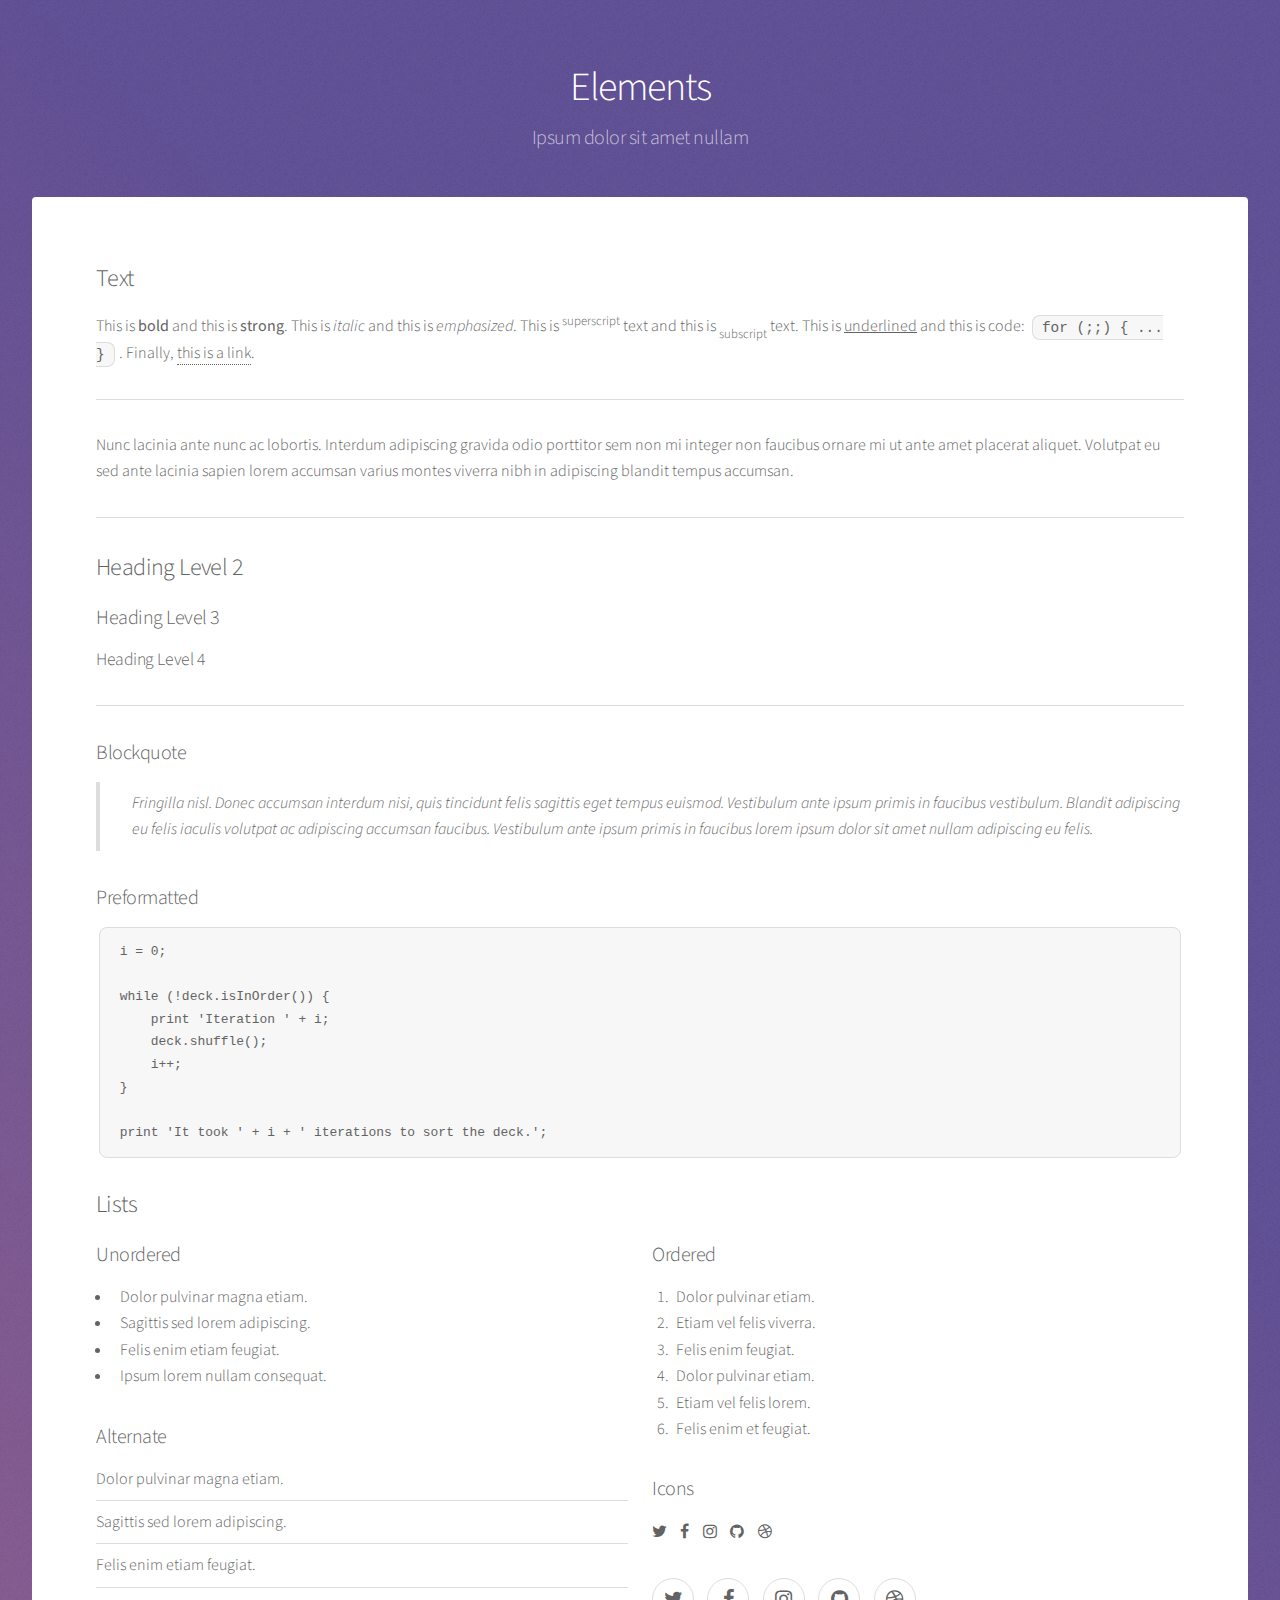
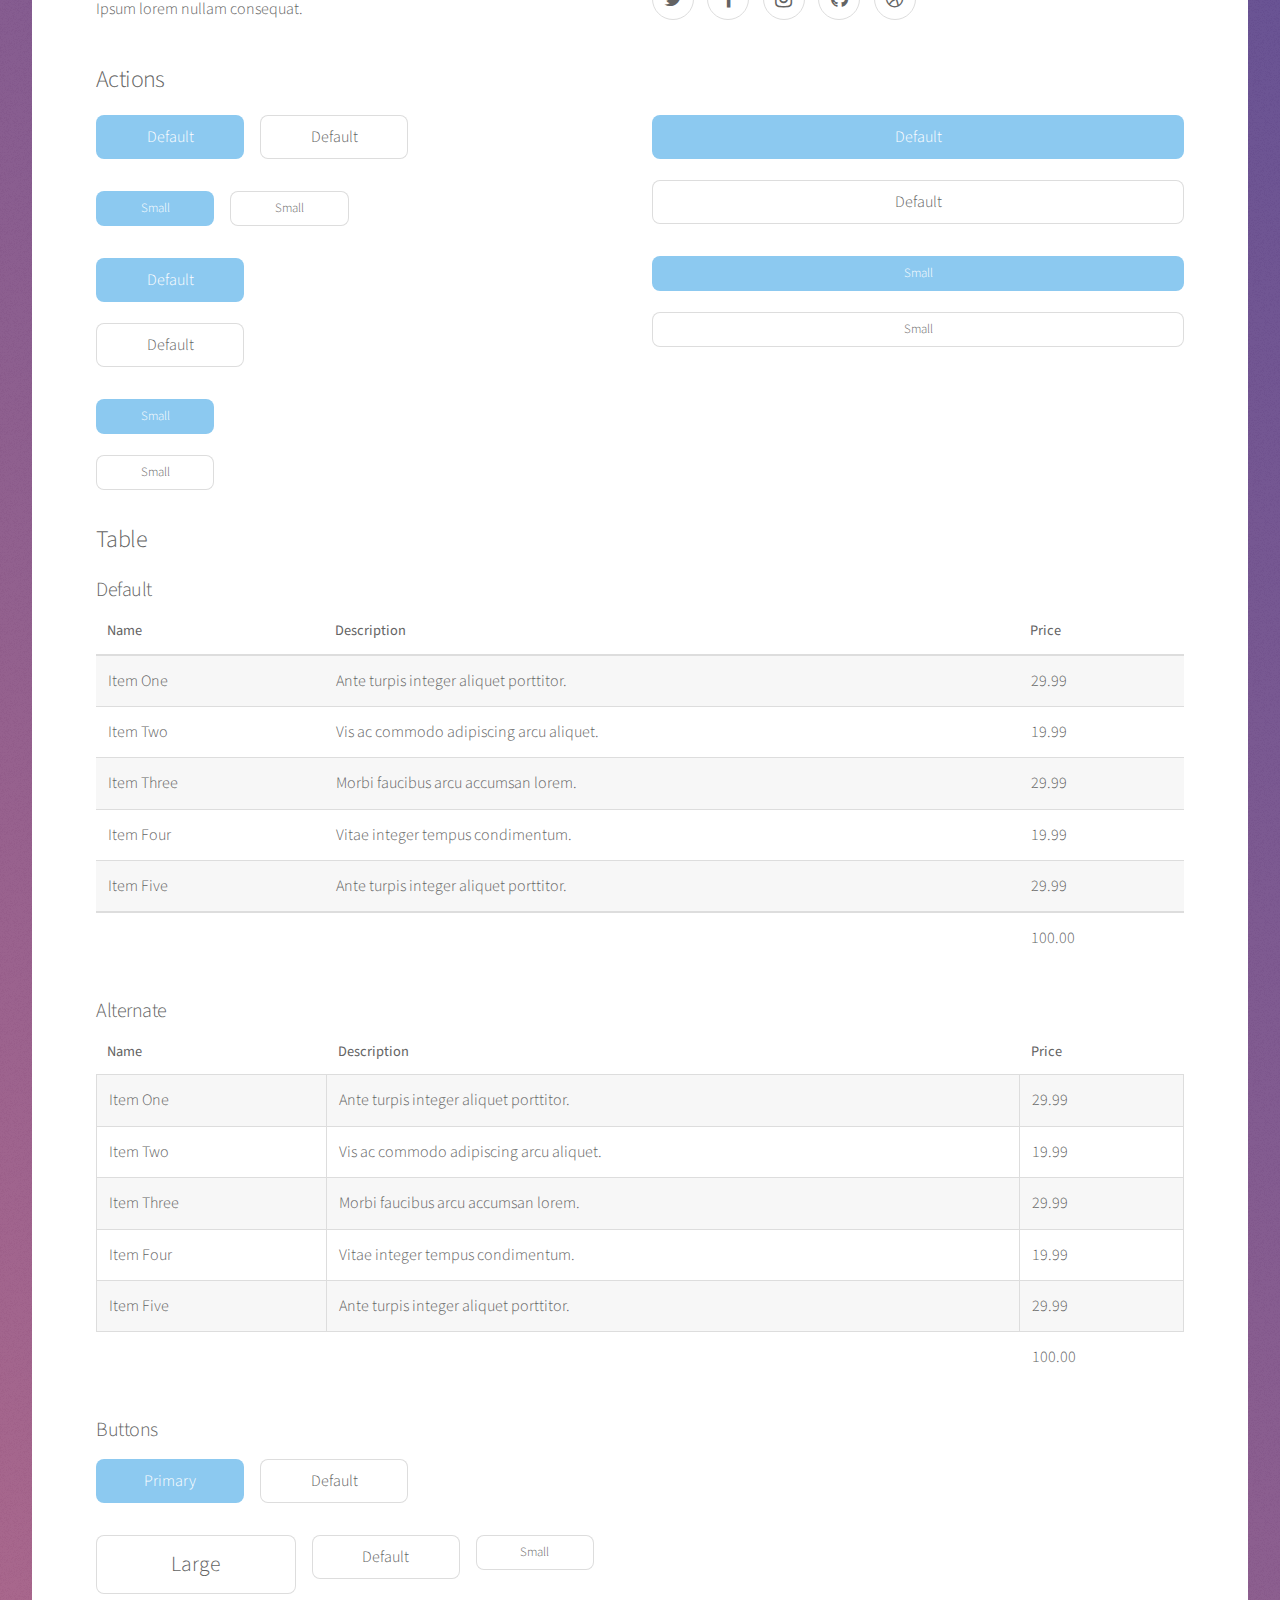
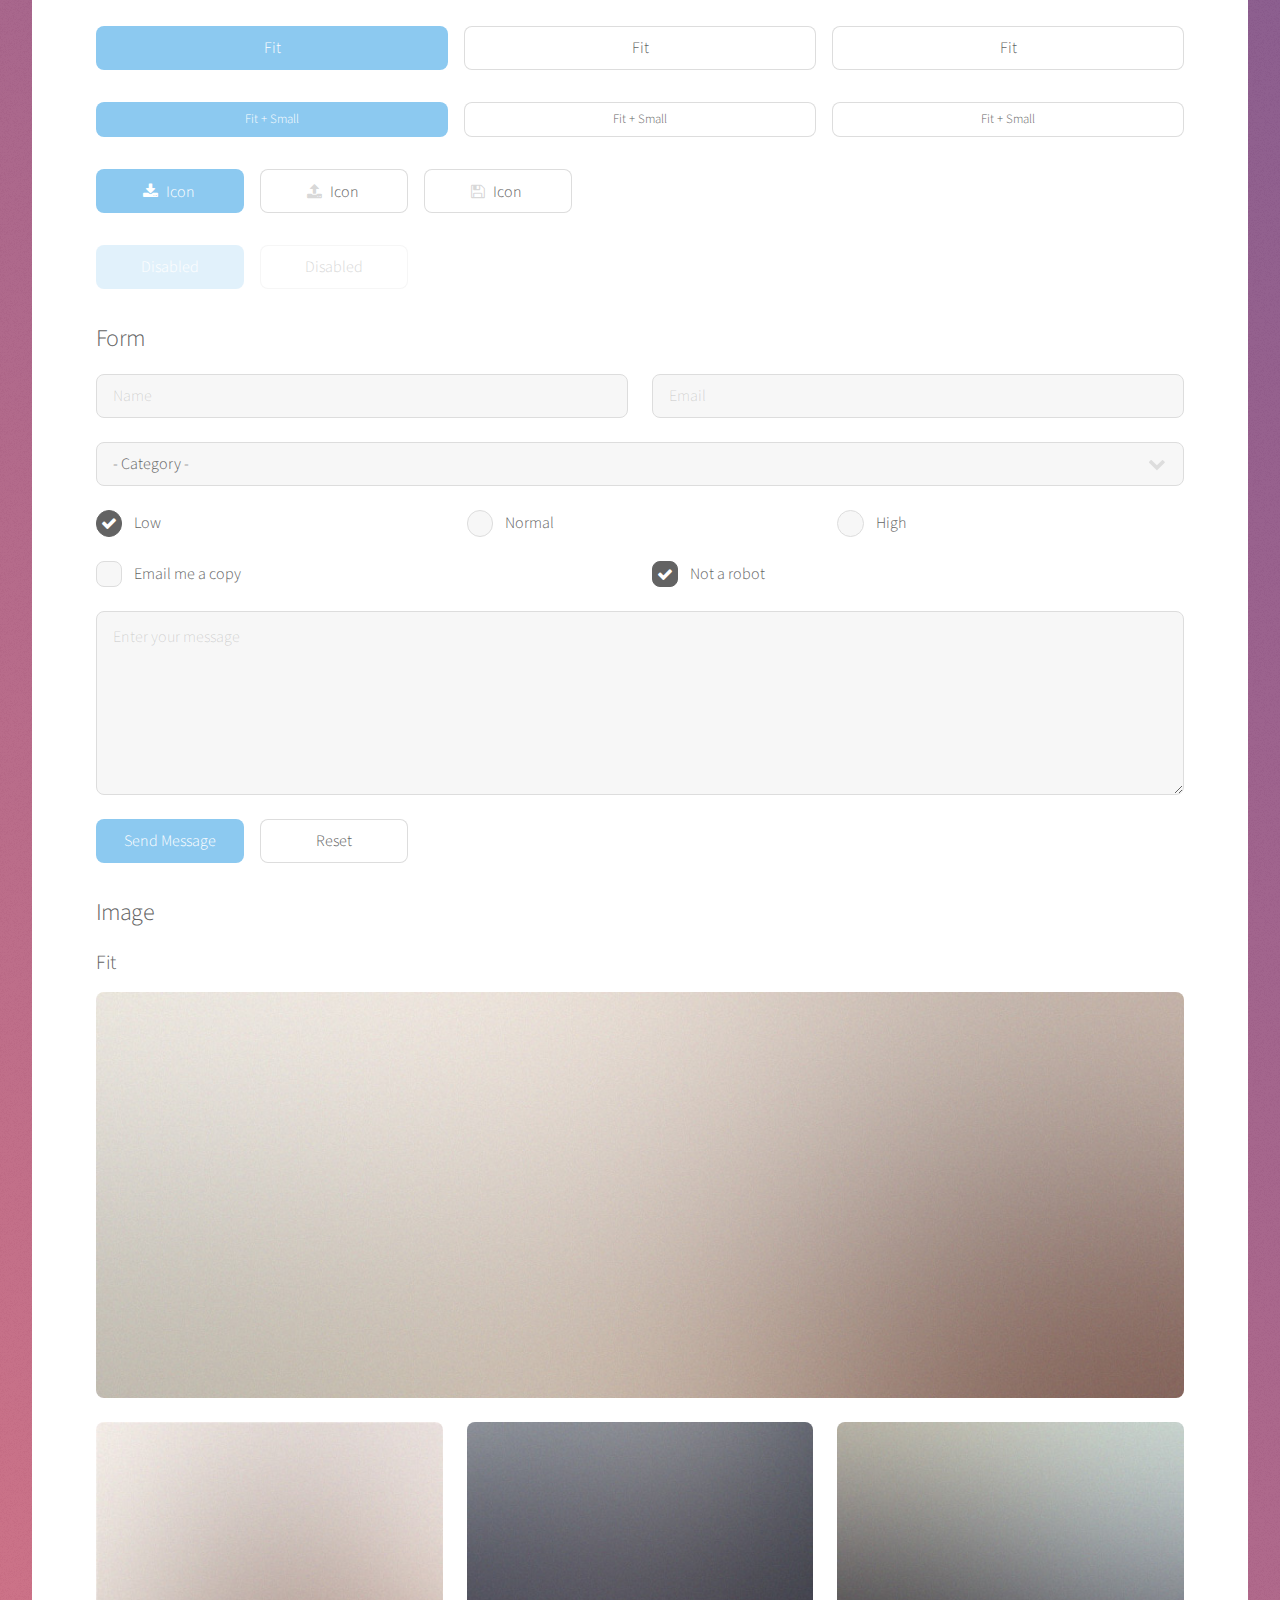
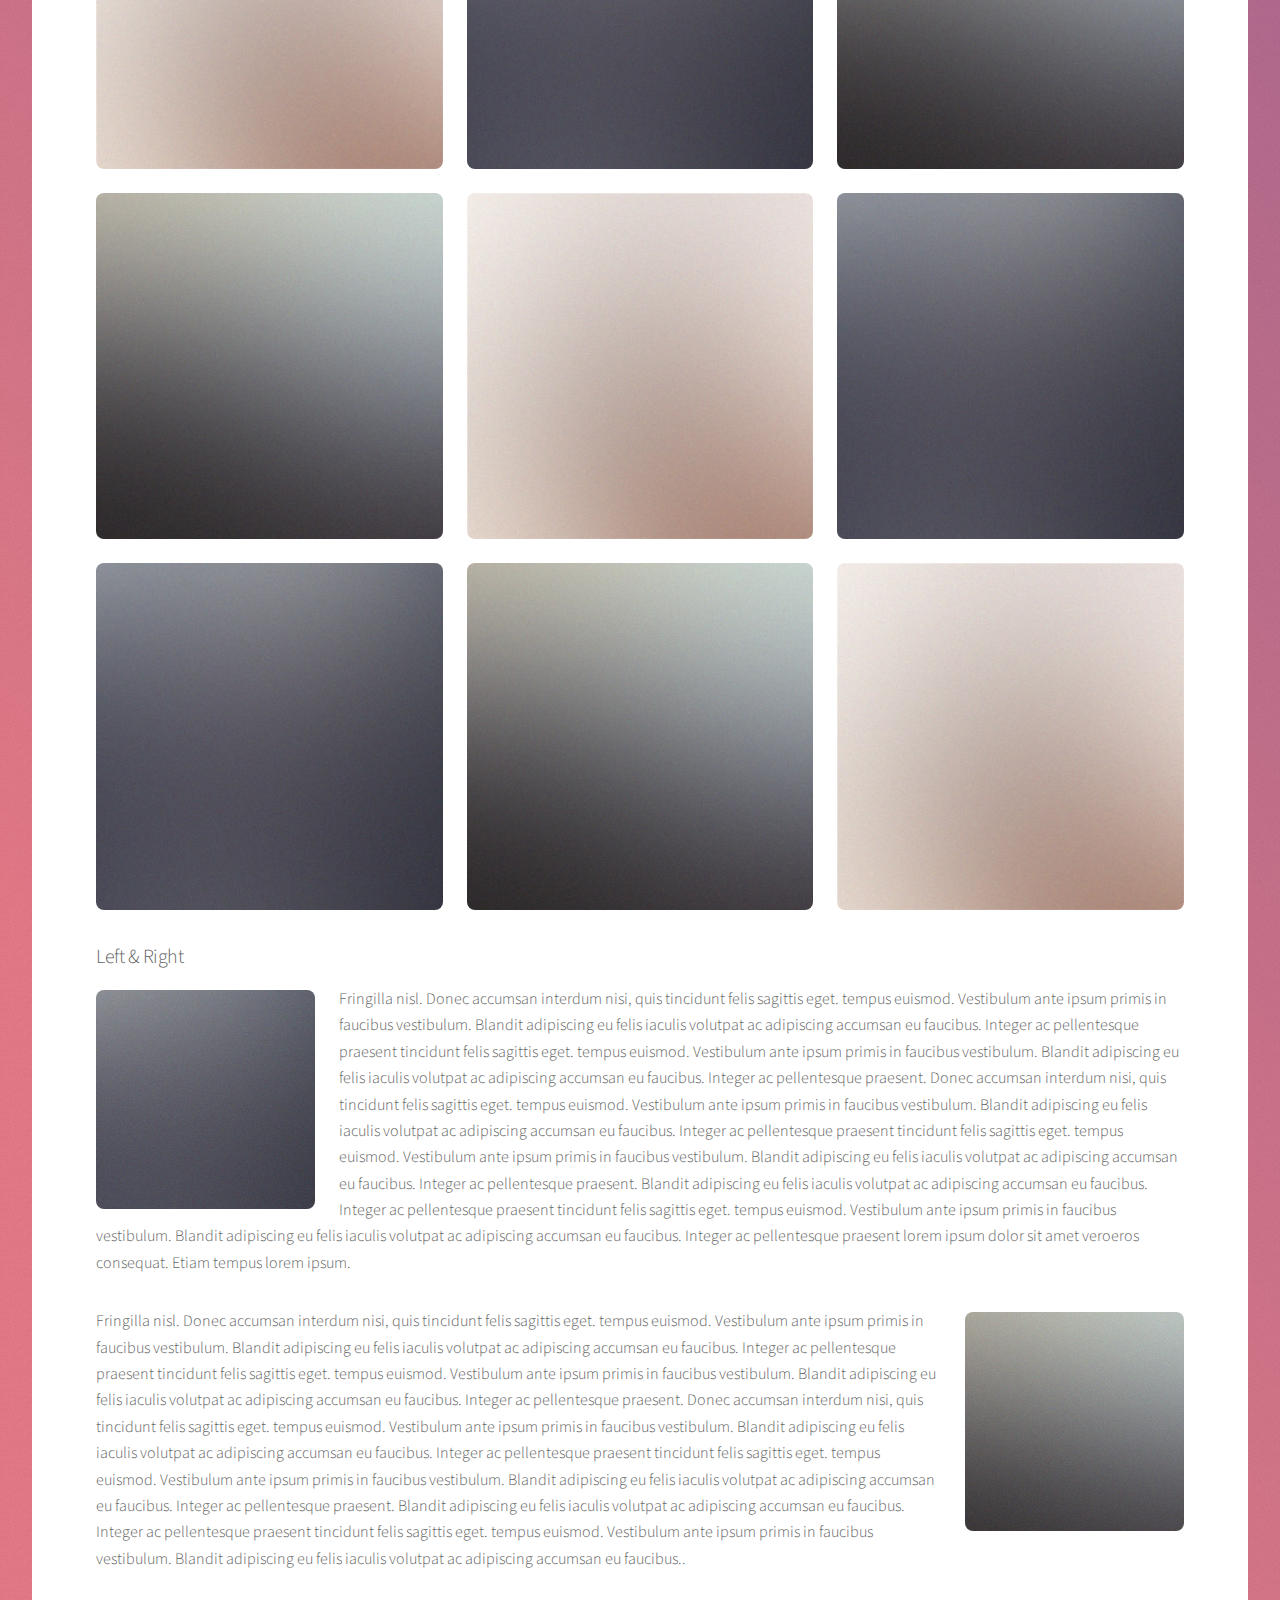
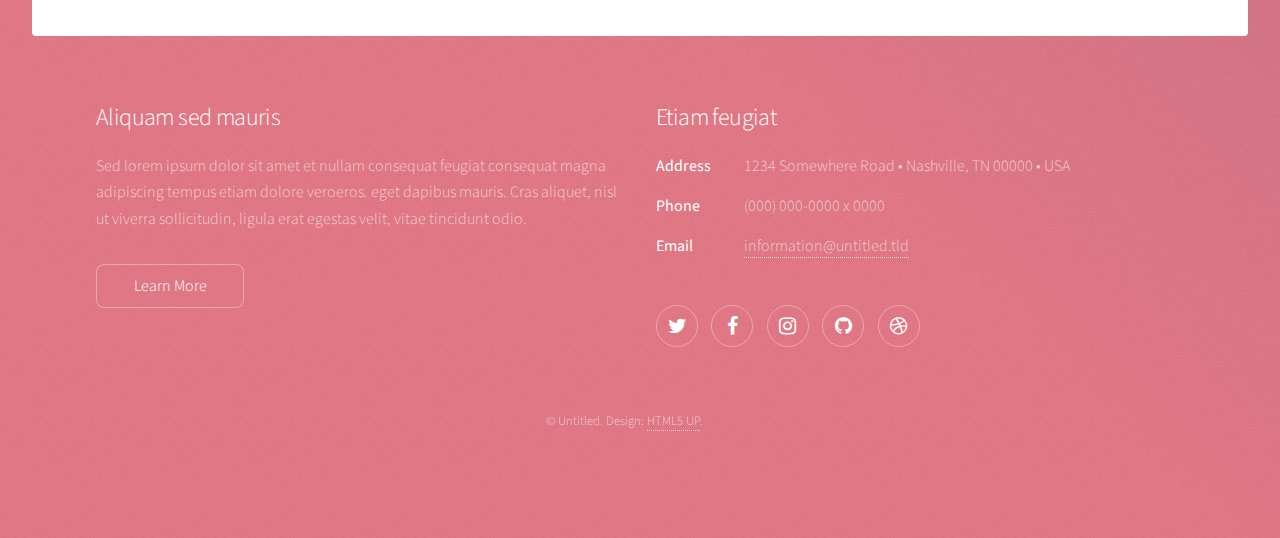
<file: elements.html>
<!DOCTYPE HTML>
<!--
	Stellar by HTML5 UP
	html5up.net | @ajlkn
	Free for personal and commercial use under the CCA 3.0 license (html5up.net/license)
-->
<html>
	<head>
		<title>Elements - Stellar by HTML5 UP</title>
		<meta charset="utf-8" />
		<meta name="viewport" content="width=device-width, initial-scale=1, user-scalable=no" />
		<link rel="stylesheet" href="assets/css/main.css" />
		<noscript><link rel="stylesheet" href="assets/css/noscript.css" /></noscript>
	</head>
	<body class="is-preload">

		<!-- Wrapper -->
			<div id="wrapper">

				<!-- Header -->
					<header id="header">
						<h1>Elements</h1>
						<p>Ipsum dolor sit amet nullam</p>
					</header>

				<!-- Main -->
					<div id="main">

						<!-- Content -->
							<section id="content" class="main">

								<!-- Text -->
									<section>
										<h2>Text</h2>
										<p>This is <b>bold</b> and this is <strong>strong</strong>. This is <i>italic</i> and this is <em>emphasized</em>.
										This is <sup>superscript</sup> text and this is <sub>subscript</sub> text.
										This is <u>underlined</u> and this is code: <code>for (;;) { ... }</code>. Finally, <a href="#">this is a link</a>.</p>
										<hr />
										<p>Nunc lacinia ante nunc ac lobortis. Interdum adipiscing gravida odio porttitor sem non mi integer non faucibus ornare mi ut ante amet placerat aliquet. Volutpat eu sed ante lacinia sapien lorem accumsan varius montes viverra nibh in adipiscing blandit tempus accumsan.</p>
										<hr />
										<h2>Heading Level 2</h2>
										<h3>Heading Level 3</h3>
										<h4>Heading Level 4</h4>
										<hr />
										<h3>Blockquote</h3>
										<blockquote>Fringilla nisl. Donec accumsan interdum nisi, quis tincidunt felis sagittis eget tempus euismod. Vestibulum ante ipsum primis in faucibus vestibulum. Blandit adipiscing eu felis iaculis volutpat ac adipiscing accumsan faucibus. Vestibulum ante ipsum primis in faucibus lorem ipsum dolor sit amet nullam adipiscing eu felis.</blockquote>
										<h3>Preformatted</h3>
										<pre><code>i = 0;

while (!deck.isInOrder()) {
    print 'Iteration ' + i;
    deck.shuffle();
    i++;
}

print 'It took ' + i + ' iterations to sort the deck.';</code></pre>
									</section>

								<!-- Lists -->
									<section>
										<h2>Lists</h2>
										<div class="row">
											<div class="col-6 col-12-medium">
												<h3>Unordered</h3>
												<ul>
													<li>Dolor pulvinar magna etiam.</li>
													<li>Sagittis sed lorem adipiscing.</li>
													<li>Felis enim etiam feugiat.</li>
													<li>Ipsum lorem nullam consequat.</li>
												</ul>
												<h3>Alternate</h3>
												<ul class="alt">
													<li>Dolor pulvinar magna etiam.</li>
													<li>Sagittis sed lorem adipiscing.</li>
													<li>Felis enim etiam feugiat.</li>
													<li>Ipsum lorem nullam consequat.</li>
												</ul>
											</div>
											<div class="col-6 col-12-medium">
												<h3>Ordered</h3>
												<ol>
													<li>Dolor pulvinar etiam.</li>
													<li>Etiam vel felis viverra.</li>
													<li>Felis enim feugiat.</li>
													<li>Dolor pulvinar etiam.</li>
													<li>Etiam vel felis lorem.</li>
													<li>Felis enim et feugiat.</li>
												</ol>
												<h3>Icons</h3>
												<ul class="icons">
													<li><a href="#" class="icon fa-twitter"><span class="label">Twitter</span></a></li>
													<li><a href="#" class="icon fa-facebook"><span class="label">Facebook</span></a></li>
													<li><a href="#" class="icon fa-instagram"><span class="label">Instagram</span></a></li>
													<li><a href="#" class="icon fa-github"><span class="label">GitHub</span></a></li>
													<li><a href="#" class="icon fa-dribbble"><span class="label">Dribbble</span></a></li>
												</ul>
												<ul class="icons">
													<li><a href="#" class="icon alt fa-twitter"><span class="label">Twitter</span></a></li>
													<li><a href="#" class="icon alt fa-facebook"><span class="label">Facebook</span></a></li>
													<li><a href="#" class="icon alt fa-instagram"><span class="label">Instagram</span></a></li>
													<li><a href="#" class="icon alt fa-github"><span class="label">GitHub</span></a></li>
													<li><a href="#" class="icon alt fa-dribbble"><span class="label">Dribbble</span></a></li>
												</ul>
											</div>
										</div>
										<h2>Actions</h2>
										<div class="row">
											<div class="col-6 col-12-medium">
												<ul class="actions">
													<li><a href="#" class="button primary">Default</a></li>
													<li><a href="#" class="button">Default</a></li>
												</ul>
												<ul class="actions small">
													<li><a href="#" class="button primary small">Small</a></li>
													<li><a href="#" class="button small">Small</a></li>
												</ul>
												<ul class="actions stacked">
													<li><a href="#" class="button primary">Default</a></li>
													<li><a href="#" class="button">Default</a></li>
												</ul>
												<ul class="actions stacked">
													<li><a href="#" class="button primary small">Small</a></li>
													<li><a href="#" class="button small">Small</a></li>
												</ul>
											</div>
											<div class="col-6 col-12-medium">
												<ul class="actions stacked">
													<li><a href="#" class="button primary fit">Default</a></li>
													<li><a href="#" class="button fit">Default</a></li>
												</ul>
												<ul class="actions stacked">
													<li><a href="#" class="button primary small fit">Small</a></li>
													<li><a href="#" class="button small fit">Small</a></li>
												</ul>
											</div>
										</div>
									</section>

								<!-- Table -->
									<section>
										<h2>Table</h2>
										<h3>Default</h3>
										<div class="table-wrapper">
											<table>
												<thead>
													<tr>
														<th>Name</th>
														<th>Description</th>
														<th>Price</th>
													</tr>
												</thead>
												<tbody>
													<tr>
														<td>Item One</td>
														<td>Ante turpis integer aliquet porttitor.</td>
														<td>29.99</td>
													</tr>
													<tr>
														<td>Item Two</td>
														<td>Vis ac commodo adipiscing arcu aliquet.</td>
														<td>19.99</td>
													</tr>
													<tr>
														<td>Item Three</td>
														<td> Morbi faucibus arcu accumsan lorem.</td>
														<td>29.99</td>
													</tr>
													<tr>
														<td>Item Four</td>
														<td>Vitae integer tempus condimentum.</td>
														<td>19.99</td>
													</tr>
													<tr>
														<td>Item Five</td>
														<td>Ante turpis integer aliquet porttitor.</td>
														<td>29.99</td>
													</tr>
												</tbody>
												<tfoot>
													<tr>
														<td colspan="2"></td>
														<td>100.00</td>
													</tr>
												</tfoot>
											</table>
										</div>

										<h3>Alternate</h3>
										<div class="table-wrapper">
											<table class="alt">
												<thead>
													<tr>
														<th>Name</th>
														<th>Description</th>
														<th>Price</th>
													</tr>
												</thead>
												<tbody>
													<tr>
														<td>Item One</td>
														<td>Ante turpis integer aliquet porttitor.</td>
														<td>29.99</td>
													</tr>
													<tr>
														<td>Item Two</td>
														<td>Vis ac commodo adipiscing arcu aliquet.</td>
														<td>19.99</td>
													</tr>
													<tr>
														<td>Item Three</td>
														<td> Morbi faucibus arcu accumsan lorem.</td>
														<td>29.99</td>
													</tr>
													<tr>
														<td>Item Four</td>
														<td>Vitae integer tempus condimentum.</td>
														<td>19.99</td>
													</tr>
													<tr>
														<td>Item Five</td>
														<td>Ante turpis integer aliquet porttitor.</td>
														<td>29.99</td>
													</tr>
												</tbody>
												<tfoot>
													<tr>
														<td colspan="2"></td>
														<td>100.00</td>
													</tr>
												</tfoot>
											</table>
										</div>
									</section>

								<!-- Buttons -->
									<section>
										<h3>Buttons</h3>
										<ul class="actions">
											<li><a href="#" class="button primary">Primary</a></li>
											<li><a href="#" class="button">Default</a></li>
										</ul>
										<ul class="actions">
											<li><a href="#" class="button large">Large</a></li>
											<li><a href="#" class="button">Default</a></li>
											<li><a href="#" class="button small">Small</a></li>
										</ul>
										<ul class="actions fit">
											<li><a href="#" class="button primary fit">Fit</a></li>
											<li><a href="#" class="button fit">Fit</a></li>
											<li><a href="#" class="button fit">Fit</a></li>
										</ul>
										<ul class="actions fit small">
											<li><a href="#" class="button primary fit small">Fit + Small</a></li>
											<li><a href="#" class="button fit small">Fit + Small</a></li>
											<li><a href="#" class="button fit small">Fit + Small</a></li>
										</ul>
										<ul class="actions">
											<li><a href="#" class="button primary icon fa-download">Icon</a></li>
											<li><a href="#" class="button icon fa-upload">Icon</a></li>
											<li><a href="#" class="button icon fa-save">Icon</a></li>
										</ul>
										<ul class="actions">
											<li><span class="button primary disabled">Disabled</span></li>
											<li><span class="button disabled">Disabled</span></li>
										</ul>
									</section>

								<!-- Form -->
									<section>
										<h2>Form</h2>
										<form method="post" action="#">
											<div class="row gtr-uniform">
												<div class="col-6 col-12-xsmall">
													<input type="text" name="demo-name" id="demo-name" value="" placeholder="Name" />
												</div>
												<div class="col-6 col-12-xsmall">
													<input type="email" name="demo-email" id="demo-email" value="" placeholder="Email" />
												</div>
												<div class="col-12">
													<select name="demo-category" id="demo-category">
														<option value="">- Category -</option>
														<option value="1">Manufacturing</option>
														<option value="1">Shipping</option>
														<option value="1">Administration</option>
														<option value="1">Human Resources</option>
													</select>
												</div>
												<div class="col-4 col-12-small">
													<input type="radio" id="demo-priority-low" name="demo-priority" checked>
													<label for="demo-priority-low">Low</label>
												</div>
												<div class="col-4 col-12-small">
													<input type="radio" id="demo-priority-normal" name="demo-priority">
													<label for="demo-priority-normal">Normal</label>
												</div>
												<div class="col-4 col-12-small">
													<input type="radio" id="demo-priority-high" name="demo-priority">
													<label for="demo-priority-high">High</label>
												</div>
												<div class="col-6 col-12-small">
													<input type="checkbox" id="demo-copy" name="demo-copy">
													<label for="demo-copy">Email me a copy</label>
												</div>
												<div class="col-6 col-12-small">
													<input type="checkbox" id="demo-human" name="demo-human" checked>
													<label for="demo-human">Not a robot</label>
												</div>
												<div class="col-12">
													<textarea name="demo-message" id="demo-message" placeholder="Enter your message" rows="6"></textarea>
												</div>
												<div class="col-12">
													<ul class="actions">
														<li><input type="submit" value="Send Message" class="primary" /></li>
														<li><input type="reset" value="Reset" /></li>
													</ul>
												</div>
											</div>
										</form>
									</section>

								<!-- Image -->
									<section>
										<h2>Image</h2>
										<h3>Fit</h3>
										<div class="box alt">
											<div class="row gtr-uniform">
												<div class="col-12"><span class="image fit"><img src="images/pic04.jpg" alt="" /></span></div>
												<div class="col-4"><span class="image fit"><img src="images/pic01.jpg" alt="" /></span></div>
												<div class="col-4"><span class="image fit"><img src="images/pic02.jpg" alt="" /></span></div>
												<div class="col-4"><span class="image fit"><img src="images/pic03.jpg" alt="" /></span></div>
												<div class="col-4"><span class="image fit"><img src="images/pic03.jpg" alt="" /></span></div>
												<div class="col-4"><span class="image fit"><img src="images/pic01.jpg" alt="" /></span></div>
												<div class="col-4"><span class="image fit"><img src="images/pic02.jpg" alt="" /></span></div>
												<div class="col-4"><span class="image fit"><img src="images/pic02.jpg" alt="" /></span></div>
												<div class="col-4"><span class="image fit"><img src="images/pic03.jpg" alt="" /></span></div>
												<div class="col-4"><span class="image fit"><img src="images/pic01.jpg" alt="" /></span></div>
											</div>
										</div>
										<h3>Left &amp; Right</h3>
										<p><span class="image left"><img src="images/pic05.jpg" alt="" /></span>Fringilla nisl. Donec accumsan interdum nisi, quis tincidunt felis sagittis eget. tempus euismod. Vestibulum ante ipsum primis in faucibus vestibulum. Blandit adipiscing eu felis iaculis volutpat ac adipiscing accumsan eu faucibus. Integer ac pellentesque praesent tincidunt felis sagittis eget. tempus euismod. Vestibulum ante ipsum primis in faucibus vestibulum. Blandit adipiscing eu felis iaculis volutpat ac adipiscing accumsan eu faucibus. Integer ac pellentesque praesent. Donec accumsan interdum nisi, quis tincidunt felis sagittis eget. tempus euismod. Vestibulum ante ipsum primis in faucibus vestibulum. Blandit adipiscing eu felis iaculis volutpat ac adipiscing accumsan eu faucibus. Integer ac pellentesque praesent tincidunt felis sagittis eget. tempus euismod. Vestibulum ante ipsum primis in faucibus vestibulum. Blandit adipiscing eu felis iaculis volutpat ac adipiscing accumsan eu faucibus. Integer ac pellentesque praesent. Blandit adipiscing eu felis iaculis volutpat ac adipiscing accumsan eu faucibus. Integer ac pellentesque praesent tincidunt felis sagittis eget. tempus euismod. Vestibulum ante ipsum primis in faucibus vestibulum. Blandit adipiscing eu felis iaculis volutpat ac adipiscing accumsan eu faucibus. Integer ac pellentesque praesent lorem ipsum dolor sit amet veroeros consequat. Etiam tempus lorem ipsum.</p>
										<p><span class="image right"><img src="images/pic06.jpg" alt="" /></span>Fringilla nisl. Donec accumsan interdum nisi, quis tincidunt felis sagittis eget. tempus euismod. Vestibulum ante ipsum primis in faucibus vestibulum. Blandit adipiscing eu felis iaculis volutpat ac adipiscing accumsan eu faucibus. Integer ac pellentesque praesent tincidunt felis sagittis eget. tempus euismod. Vestibulum ante ipsum primis in faucibus vestibulum. Blandit adipiscing eu felis iaculis volutpat ac adipiscing accumsan eu faucibus. Integer ac pellentesque praesent. Donec accumsan interdum nisi, quis tincidunt felis sagittis eget. tempus euismod. Vestibulum ante ipsum primis in faucibus vestibulum. Blandit adipiscing eu felis iaculis volutpat ac adipiscing accumsan eu faucibus. Integer ac pellentesque praesent tincidunt felis sagittis eget. tempus euismod. Vestibulum ante ipsum primis in faucibus vestibulum. Blandit adipiscing eu felis iaculis volutpat ac adipiscing accumsan eu faucibus. Integer ac pellentesque praesent. Blandit adipiscing eu felis iaculis volutpat ac adipiscing accumsan eu faucibus. Integer ac pellentesque praesent tincidunt felis sagittis eget. tempus euismod. Vestibulum ante ipsum primis in faucibus vestibulum. Blandit adipiscing eu felis iaculis volutpat ac adipiscing accumsan eu faucibus..</p>
									</section>

							</section>

					</div>

				<!-- Footer -->
					<footer id="footer">
						<section>
							<h2>Aliquam sed mauris</h2>
							<p>Sed lorem ipsum dolor sit amet et nullam consequat feugiat consequat magna adipiscing tempus etiam dolore veroeros. eget dapibus mauris. Cras aliquet, nisl ut viverra sollicitudin, ligula erat egestas velit, vitae tincidunt odio.</p>
							<ul class="actions">
								<li><a href="#" class="button">Learn More</a></li>
							</ul>
						</section>
						<section>
							<h2>Etiam feugiat</h2>
							<dl class="alt">
								<dt>Address</dt>
								<dd>1234 Somewhere Road &bull; Nashville, TN 00000 &bull; USA</dd>
								<dt>Phone</dt>
								<dd>(000) 000-0000 x 0000</dd>
								<dt>Email</dt>
								<dd><a href="#">information@untitled.tld</a></dd>
							</dl>
							<ul class="icons">
								<li><a href="#" class="icon fa-twitter alt"><span class="label">Twitter</span></a></li>
								<li><a href="#" class="icon fa-facebook alt"><span class="label">Facebook</span></a></li>
								<li><a href="#" class="icon fa-instagram alt"><span class="label">Instagram</span></a></li>
								<li><a href="#" class="icon fa-github alt"><span class="label">GitHub</span></a></li>
								<li><a href="#" class="icon fa-dribbble alt"><span class="label">Dribbble</span></a></li>
							</ul>
						</section>
						<p class="copyright">&copy; Untitled. Design: <a href="https://html5up.net">HTML5 UP</a>.</p>
					</footer>

			</div>

		<!-- Scripts -->
			<script src="assets/js/jquery.min.js"></script>
			<script src="assets/js/jquery.scrollex.min.js"></script>
			<script src="assets/js/jquery.scrolly.min.js"></script>
			<script src="assets/js/browser.min.js"></script>
			<script src="assets/js/breakpoints.min.js"></script>
			<script src="assets/js/util.js"></script>
			<script src="assets/js/main.js"></script>

	</body>
</html>
</file>
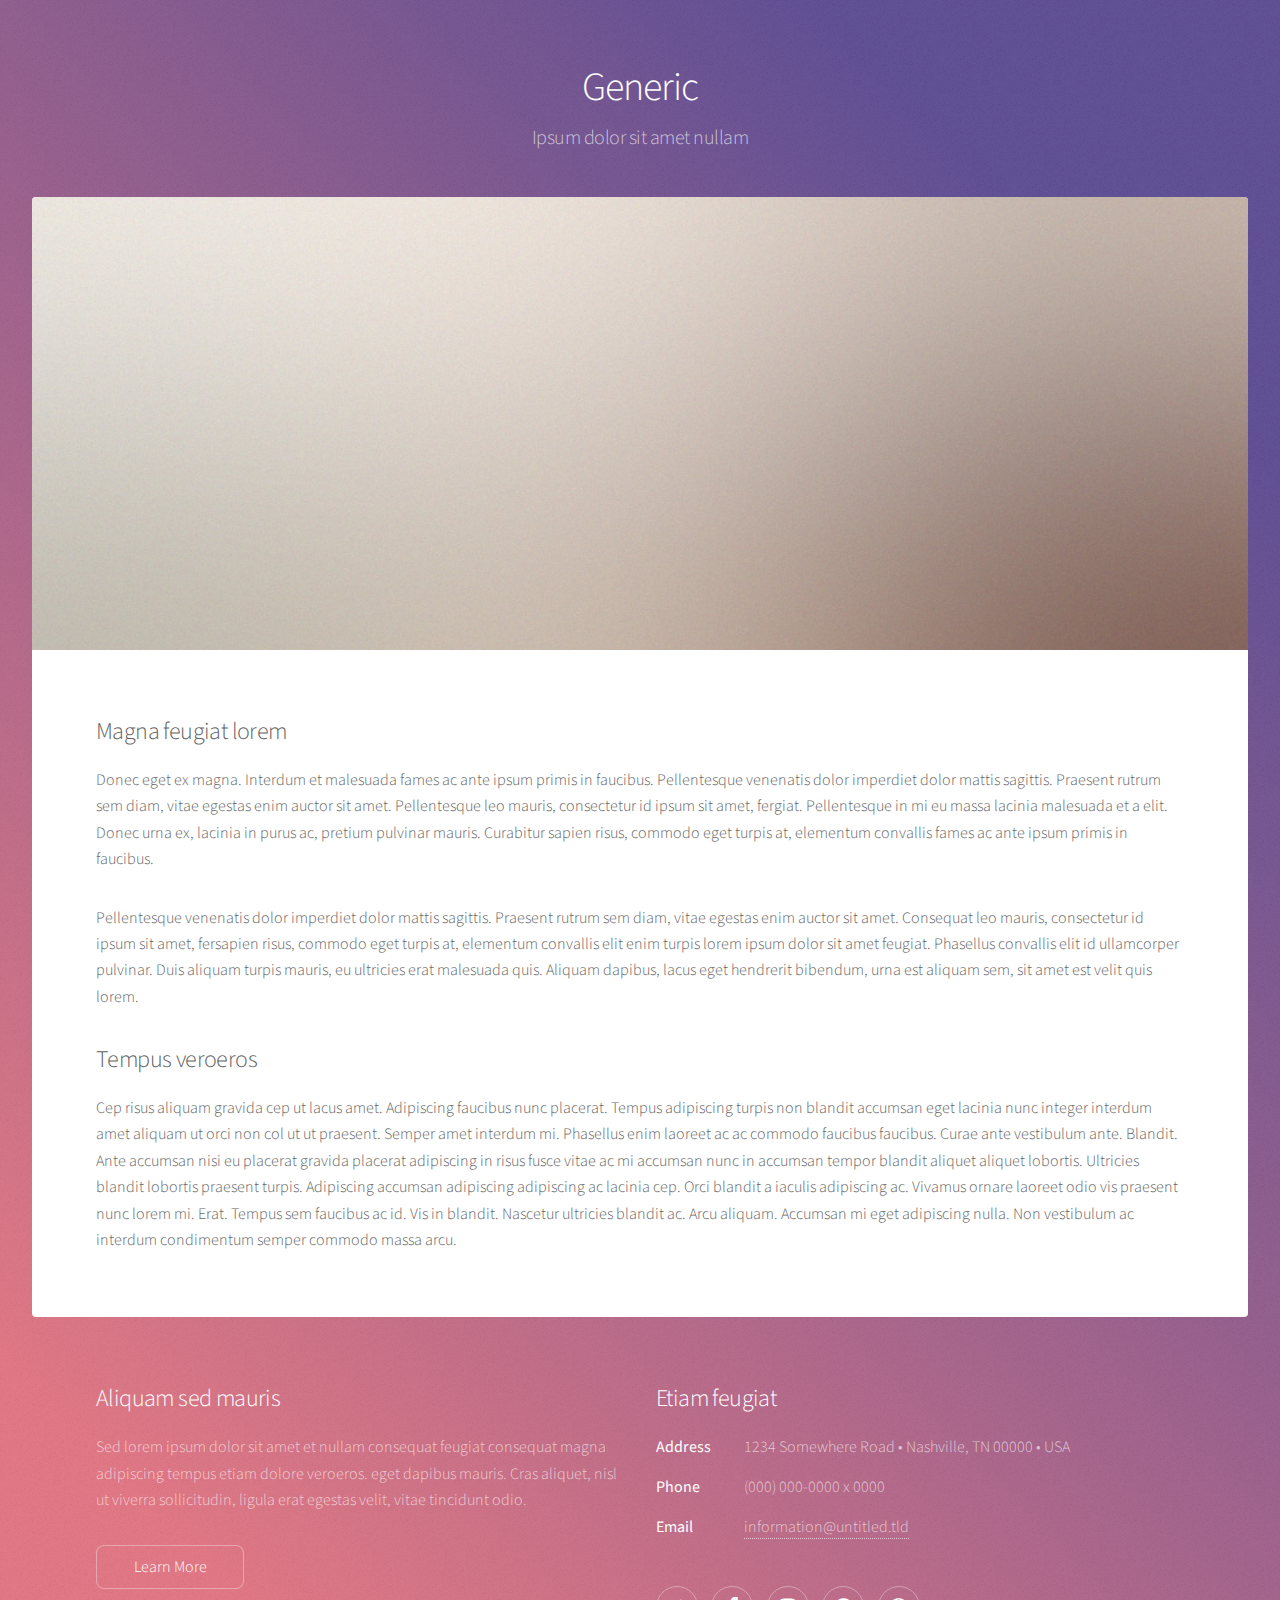
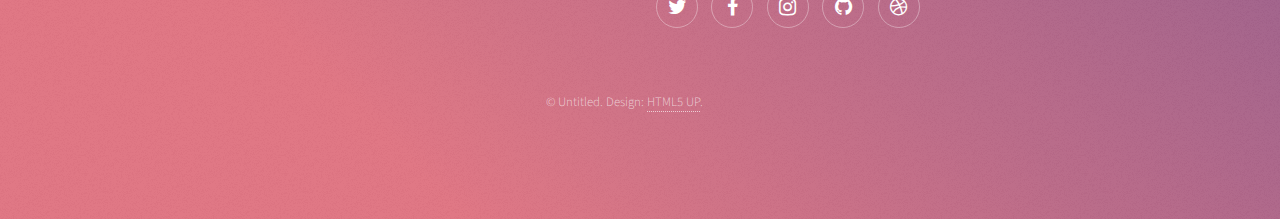
<file: generic.html>
<!DOCTYPE HTML>
<!--
	Stellar by HTML5 UP
	html5up.net | @ajlkn
	Free for personal and commercial use under the CCA 3.0 license (html5up.net/license)
-->
<html>
	<head>
		<title>Generic - Stellar by HTML5 UP</title>
		<meta charset="utf-8" />
		<meta name="viewport" content="width=device-width, initial-scale=1, user-scalable=no" />
		<link rel="stylesheet" href="assets/css/main.css" />
		<noscript><link rel="stylesheet" href="assets/css/noscript.css" /></noscript>
	</head>
	<body class="is-preload">

		<!-- Wrapper -->
			<div id="wrapper">

				<!-- Header -->
					<header id="header">
						<h1>Generic</h1>
						<p>Ipsum dolor sit amet nullam</p>
					</header>

				<!-- Main -->
					<div id="main">

						<!-- Content -->
							<section id="content" class="main">
								<span class="image main"><img src="images/pic04.jpg" alt="" /></span>
								<h2>Magna feugiat lorem</h2>
								<p>Donec eget ex magna. Interdum et malesuada fames ac ante ipsum primis in faucibus. Pellentesque venenatis dolor imperdiet dolor mattis sagittis. Praesent rutrum sem diam, vitae egestas enim auctor sit amet. Pellentesque leo mauris, consectetur id ipsum sit amet, fergiat. Pellentesque in mi eu massa lacinia malesuada et a elit. Donec urna ex, lacinia in purus ac, pretium pulvinar mauris. Curabitur sapien risus, commodo eget turpis at, elementum convallis fames ac ante ipsum primis in faucibus.</p>
								<p>Pellentesque venenatis dolor imperdiet dolor mattis sagittis. Praesent rutrum sem diam, vitae egestas enim auctor sit amet. Consequat leo mauris, consectetur id ipsum sit amet, fersapien risus, commodo eget turpis at, elementum convallis elit enim turpis lorem ipsum dolor sit amet feugiat. Phasellus convallis elit id ullamcorper pulvinar. Duis aliquam turpis mauris, eu ultricies erat malesuada quis. Aliquam dapibus, lacus eget hendrerit bibendum, urna est aliquam sem, sit amet est velit quis lorem.</p>
								<h2>Tempus veroeros</h2>
								<p>Cep risus aliquam gravida cep ut lacus amet. Adipiscing faucibus nunc placerat. Tempus adipiscing turpis non blandit accumsan eget lacinia nunc integer interdum amet aliquam ut orci non col ut ut praesent. Semper amet interdum mi. Phasellus enim laoreet ac ac commodo faucibus faucibus. Curae ante vestibulum ante. Blandit. Ante accumsan nisi eu placerat gravida placerat adipiscing in risus fusce vitae ac mi accumsan nunc in accumsan tempor blandit aliquet aliquet lobortis. Ultricies blandit lobortis praesent turpis. Adipiscing accumsan adipiscing adipiscing ac lacinia cep. Orci blandit a iaculis adipiscing ac. Vivamus ornare laoreet odio vis praesent nunc lorem mi. Erat. Tempus sem faucibus ac id. Vis in blandit. Nascetur ultricies blandit ac. Arcu aliquam. Accumsan mi eget adipiscing nulla. Non vestibulum ac interdum condimentum semper commodo massa arcu.</p>
							</section>

					</div>

				<!-- Footer -->
					<footer id="footer">
						<section>
							<h2>Aliquam sed mauris</h2>
							<p>Sed lorem ipsum dolor sit amet et nullam consequat feugiat consequat magna adipiscing tempus etiam dolore veroeros. eget dapibus mauris. Cras aliquet, nisl ut viverra sollicitudin, ligula erat egestas velit, vitae tincidunt odio.</p>
							<ul class="actions">
								<li><a href="#" class="button">Learn More</a></li>
							</ul>
						</section>
						<section>
							<h2>Etiam feugiat</h2>
							<dl class="alt">
								<dt>Address</dt>
								<dd>1234 Somewhere Road &bull; Nashville, TN 00000 &bull; USA</dd>
								<dt>Phone</dt>
								<dd>(000) 000-0000 x 0000</dd>
								<dt>Email</dt>
								<dd><a href="#">information@untitled.tld</a></dd>
							</dl>
							<ul class="icons">
								<li><a href="#" class="icon fa-twitter alt"><span class="label">Twitter</span></a></li>
								<li><a href="#" class="icon fa-facebook alt"><span class="label">Facebook</span></a></li>
								<li><a href="#" class="icon fa-instagram alt"><span class="label">Instagram</span></a></li>
								<li><a href="#" class="icon fa-github alt"><span class="label">GitHub</span></a></li>
								<li><a href="#" class="icon fa-dribbble alt"><span class="label">Dribbble</span></a></li>
							</ul>
						</section>
						<p class="copyright">&copy; Untitled. Design: <a href="https://html5up.net">HTML5 UP</a>.</p>
					</footer>

			</div>

		<!-- Scripts -->
			<script src="assets/js/jquery.min.js"></script>
			<script src="assets/js/jquery.scrollex.min.js"></script>
			<script src="assets/js/jquery.scrolly.min.js"></script>
			<script src="assets/js/browser.min.js"></script>
			<script src="assets/js/breakpoints.min.js"></script>
			<script src="assets/js/util.js"></script>
			<script src="assets/js/main.js"></script>

	</body>
</html>
</file>
<file: assets/css/noscript.css>
/*
	Stellar by HTML5 UP
	html5up.net | @ajlkn
	Free for personal and commercial use under the CCA 3.0 license (html5up.net/license)
*/

/* Header */

	body.is-preload #header.alt > * {
		opacity: 1;
	}

	body.is-preload #header.alt .logo {
		-moz-transform: none;
		-webkit-transform: none;
		-ms-transform: none;
		transform: none;
	}
</file>
<file: assets/css/main.css>
@import url(font-awesome.min.css);
@import "https://fonts.googleapis.com/css?family=Source+Sans+Pro:300,400";

/*
	Stellar by HTML5 UP
	html5up.net | @ajlkn
	Free for personal and commercial use under the CCA 3.0 license (html5up.net/license)
*/

html, body, div, span, applet, object,
iframe, h1, h2, h3, h4, h5, h6, p, blockquote,
pre, a, abbr, acronym, address, big, cite,
code, del, dfn, em, img, ins, kbd, q, s, samp,
small, strike, strong, sub, sup, tt, var, b,
u, i, center, dl, dt, dd, ol, ul, li, fieldset,
form, label, legend, table, caption, tbody,
tfoot, thead, tr, th, td, article, aside,
canvas, details, embed, figure, figcaption,
footer, header, hgroup, menu, nav, output, ruby,
section, summary, time, mark, audio, video {
	margin: 0;
	padding: 0;
	border: 0;
	font-size: 100%;
	font: inherit;
	vertical-align: baseline;}

article, aside, details, figcaption, figure,
footer, header, hgroup, menu, nav, section {
	display: block;}

body {
	line-height: 1;
}

ol, ul {
	list-style: none;
}

blockquote, q {
	quotes: none;
}

	blockquote:before, blockquote:after, q:before, q:after {
		content: '';
		content: none;
	}

table {
	border-collapse: collapse;
	border-spacing: 0;
}

body {
	-webkit-text-size-adjust: none;
}

mark {
	background-color: transparent;
	color: inherit;
}

input::-moz-focus-inner {
	border: 0;
	padding: 0;
}

input, select, textarea {
	-moz-appearance: none;
	-webkit-appearance: none;
	-ms-appearance: none;
	appearance: none;
}

/* Basic */

	@-ms-viewport {
		width: device-width;
	}

	body {
		-ms-overflow-style: scrollbar;
	}

	@media screen and (max-width: 480px) {

		html, body {
			min-width: 320px;
		}

	}

	html {
		box-sizing: border-box;
	}

	*, *:before, *:after {
		box-sizing: inherit;
	}

	body {
		background-color: #935d8c;
		background-image: url("images/overlay.png"), -moz-linear-gradient(45deg, #e37682 15%, #5f4d93 85%);
		background-image: url("images/overlay.png"), -webkit-linear-gradient(45deg, #e37682 15%, #5f4d93 85%);
		background-image: url("images/overlay.png"), -ms-linear-gradient(45deg, #e37682 15%, #5f4d93 85%);
		background-image: url("images/overlay.png"), linear-gradient(45deg, #e37682 15%, #5f4d93 85%);
	}

		body.is-preload *, body.is-preload *:before, body.is-preload *:after {
			-moz-animation: none !important;
			-webkit-animation: none !important;
			-ms-animation: none !important;
			animation: none !important;
			-moz-transition: none !important;
			-webkit-transition: none !important;
			-ms-transition: none !important;
			transition: none !important;
		}

/* Type */

	body {
		background-color: #935d8c;
		color: rgba(255, 255, 255, 0.65);
	}

	body, input, select, textarea {
		font-family: "Source Sans Pro", Helvetica, sans-serif;
		font-size: 17pt;
		font-weight: 300;
		line-height: 1.65;
	}

		@media screen and (max-width: 1680px) {

			body, input, select, textarea {
				font-size: 14pt;
			}

		}

		@media screen and (max-width: 1280px) {

			body, input, select, textarea {
				font-size: 12pt;
			}

		}

		@media screen and (max-width: 360px) {

			body, input, select, textarea {
				font-size: 11pt;
			}

		}

	a {
		-moz-transition: color 0.2s ease, border-bottom 0.2s ease;
		-webkit-transition: color 0.2s ease, border-bottom 0.2s ease;
		-ms-transition: color 0.2s ease, border-bottom 0.2s ease;
		transition: color 0.2s ease, border-bottom 0.2s ease;
		text-decoration: none;
		border-bottom: dotted 1px;
		color: inherit;
	}

		a:hover {
			border-bottom-color: transparent;
		}

	strong, b {
		font-weight: 400;
	}

	em, i {
		font-style: italic;
	}

	p {
		margin: 0 0 2em 0;
	}

		p.content {
			-moz-columns: 20em 2;
			-webkit-columns: 20em 2;
			-ms-columns: 20em 2;
			columns: 20em 2;
			-moz-column-gap: 2em;
			-webkit-column-gap: 2em;
			-ms-column-gap: 2em;
			column-gap: 2em;
			text-align: justify;
		}

	h1, h2, h3, h4, h5, h6 {
		font-weight: 300;
		line-height: 1.5;
		margin: 0 0 0.7em 0;
		letter-spacing: -0.025em;
	}

		h1 a, h2 a, h3 a, h4 a, h5 a, h6 a {
			color: inherit;
			text-decoration: none;
		}

	h1 {
		font-size: 2.5em;
		line-height: 1.2;
	}

	h2 {
		font-size: 1.5em;
	}

	h3 {
		font-size: 1.25em;
	}

	h4 {
		font-size: 1.1em;
	}

	h5 {
		font-size: 0.9em;
	}

	h6 {
		font-size: 0.7em;
	}

	@media screen and (max-width: 736px) {

		h1 {
			font-size: 2em;
		}

	}

	sub {
		font-size: 0.8em;
		position: relative;
		top: 0.5em;
	}

	sup {
		font-size: 0.8em;
		position: relative;
		top: -0.5em;
	}

	blockquote {
		border-left: solid 4px;
		font-style: italic;
		margin: 0 0 2em 0;
		padding: 0.5em 0 0.5em 2em;
	}

	code {
		border-radius: 8px;
		border: solid 1px;
		font-family: "Courier New", monospace;
		font-size: 0.9em;
		margin: 0 0.25em;
		padding: 0.25em 0.65em;
	}

	pre {
		-webkit-overflow-scrolling: touch;
		font-family: "Courier New", monospace;
		font-size: 0.9em;
		margin: 0 0 2em 0;
	}

		pre code {
			display: block;
			line-height: 1.75;
			padding: 1em 1.5em;
			overflow-x: auto;
		}

	hr {
		border: 0;
		border-bottom: solid 1px;
		margin: 2em 0;
	}

		hr.major {
			margin: 3em 0;
		}

	.align-left {
		text-align: left;
	}

	.align-center {
		text-align: center;
	}

	.align-right {
		text-align: right;
	}

	input, select, textarea {
		color: #ffffff;
	}

	a:hover {
		color: #ffffff;
	}

	strong, b {
		color: #ffffff;
	}

	h1, h2, h3, h4, h5, h6 {
		color: #ffffff;
	}

	blockquote {
		border-left-color: rgba(255, 255, 255, 0.35);
	}

	code {
		background: rgba(255, 255, 255, 0.075);
		border-color: rgba(255, 255, 255, 0.35);
	}

	hr {
		border-bottom-color: rgba(255, 255, 255, 0.35);
	}

/* Row */

	.row {
		display: flex;
		flex-wrap: wrap;
		box-sizing: border-box;
		align-items: stretch;
	}

		.row > * {
			box-sizing: border-box;
		}

		.row.gtr-uniform > * > :last-child {
			margin-bottom: 0;
		}

		.row.aln-left {
			justify-content: flex-start;
		}

		.row.aln-center {
			justify-content: center;
		}

		.row.aln-right {
			justify-content: flex-end;
		}

		.row.aln-top {
			align-items: flex-start;
		}

		.row.aln-middle {
			align-items: center;
		}

		.row.aln-bottom {
			align-items: flex-end;
		}

		.row > .imp {
			order: -1;
		}

		.row > .col-1 {
			width: 8.3333333333%;
		}

		.row > .off-1 {
			margin-left: 8.3333333333%;
		}

		.row > .col-2 {
			width: 16.6666666667%;
		}

		.row > .off-2 {
			margin-left: 16.6666666667%;
		}

		.row > .col-3 {
			width: 25%;
		}

		.row > .off-3 {
			margin-left: 25%;
		}

		.row > .col-4 {
			width: 33.3333333333%;
		}

		.row > .off-4 {
			margin-left: 33.3333333333%;
		}

		.row > .col-5 {
			width: 41.6666666667%;
		}

		.row > .off-5 {
			margin-left: 41.6666666667%;
		}

		.row > .col-6 {
			width: 50%;
		}

		.row > .off-6 {
			margin-left: 50%;
		}

		.row > .col-7 {
			width: 58.3333333333%;
		}

		.row > .off-7 {
			margin-left: 58.3333333333%;
		}

		.row > .col-8 {
			width: 66.6666666667%;
		}

		.row > .off-8 {
			margin-left: 66.6666666667%;
		}

		.row > .col-9 {
			width: 75%;
		}

		.row > .off-9 {
			margin-left: 75%;
		}

		.row > .col-10 {
			width: 83.3333333333%;
		}

		.row > .off-10 {
			margin-left: 83.3333333333%;
		}

		.row > .col-11 {
			width: 91.6666666667%;
		}

		.row > .off-11 {
			margin-left: 91.6666666667%;
		}

		.row > .col-12 {
			width: 100%;
		}

		.row > .off-12 {
			margin-left: 100%;
		}

		.row.gtr-0 {
			margin-top: 0;
			margin-left: 0em;
		}

			.row.gtr-0 > * {
				padding: 0 0 0 0em;
			}

			.row.gtr-0.gtr-uniform {
				margin-top: 0em;
			}

				.row.gtr-0.gtr-uniform > * {
					padding-top: 0em;
				}

		.row.gtr-25 {
			margin-top: 0;
			margin-left: -0.375em;
		}

			.row.gtr-25 > * {
				padding: 0 0 0 0.375em;
			}

			.row.gtr-25.gtr-uniform {
				margin-top: -0.375em;
			}

				.row.gtr-25.gtr-uniform > * {
					padding-top: 0.375em;
				}

		.row.gtr-50 {
			margin-top: 0;
			margin-left: -0.75em;
		}

			.row.gtr-50 > * {
				padding: 0 0 0 0.75em;
			}

			.row.gtr-50.gtr-uniform {
				margin-top: -0.75em;
			}

				.row.gtr-50.gtr-uniform > * {
					padding-top: 0.75em;
				}

		.row {
			margin-top: 0;
			margin-left: -1.5em;
		}

			.row > * {
				padding: 0 0 0 1.5em;
			}

			.row.gtr-uniform {
				margin-top: -1.5em;
			}

				.row.gtr-uniform > * {
					padding-top: 1.5em;
				}

		.row.gtr-150 {
			margin-top: 0;
			margin-left: -2.25em;
		}

			.row.gtr-150 > * {
				padding: 0 0 0 2.25em;
			}

			.row.gtr-150.gtr-uniform {
				margin-top: -2.25em;
			}

				.row.gtr-150.gtr-uniform > * {
					padding-top: 2.25em;
				}

		.row.gtr-200 {
			margin-top: 0;
			margin-left: -3em;
		}

			.row.gtr-200 > * {
				padding: 0 0 0 3em;
			}

			.row.gtr-200.gtr-uniform {
				margin-top: -3em;
			}

				.row.gtr-200.gtr-uniform > * {
					padding-top: 3em;
				}

		@media screen and (max-width: 1680px) {

			.row {
				display: flex;
				flex-wrap: wrap;
				box-sizing: border-box;
				align-items: stretch;
			}

				.row > * {
					box-sizing: border-box;
				}

				.row.gtr-uniform > * > :last-child {
					margin-bottom: 0;
				}

				.row.aln-left {
					justify-content: flex-start;
				}

				.row.aln-center {
					justify-content: center;
				}

				.row.aln-right {
					justify-content: flex-end;
				}

				.row.aln-top {
					align-items: flex-start;
				}

				.row.aln-middle {
					align-items: center;
				}

				.row.aln-bottom {
					align-items: flex-end;
				}

				.row > .imp-xlarge {
					order: -1;
				}

				.row > .col-1-xlarge {
					width: 8.3333333333%;
				}

				.row > .off-1-xlarge {
					margin-left: 8.3333333333%;
				}

				.row > .col-2-xlarge {
					width: 16.6666666667%;
				}

				.row > .off-2-xlarge {
					margin-left: 16.6666666667%;
				}

				.row > .col-3-xlarge {
					width: 25%;
				}

				.row > .off-3-xlarge {
					margin-left: 25%;
				}

				.row > .col-4-xlarge {
					width: 33.3333333333%;
				}

				.row > .off-4-xlarge {
					margin-left: 33.3333333333%;
				}

				.row > .col-5-xlarge {
					width: 41.6666666667%;
				}

				.row > .off-5-xlarge {
					margin-left: 41.6666666667%;
				}

				.row > .col-6-xlarge {
					width: 50%;
				}

				.row > .off-6-xlarge {
					margin-left: 50%;
				}

				.row > .col-7-xlarge {
					width: 58.3333333333%;
				}

				.row > .off-7-xlarge {
					margin-left: 58.3333333333%;
				}

				.row > .col-8-xlarge {
					width: 66.6666666667%;
				}

				.row > .off-8-xlarge {
					margin-left: 66.6666666667%;
				}

				.row > .col-9-xlarge {
					width: 75%;
				}

				.row > .off-9-xlarge {
					margin-left: 75%;
				}

				.row > .col-10-xlarge {
					width: 83.3333333333%;
				}

				.row > .off-10-xlarge {
					margin-left: 83.3333333333%;
				}

				.row > .col-11-xlarge {
					width: 91.6666666667%;
				}

				.row > .off-11-xlarge {
					margin-left: 91.6666666667%;
				}

				.row > .col-12-xlarge {
					width: 100%;
				}

				.row > .off-12-xlarge {
					margin-left: 100%;
				}

				.row.gtr-0 {
					margin-top: 0;
					margin-left: 0em;
				}

					.row.gtr-0 > * {
						padding: 0 0 0 0em;
					}

					.row.gtr-0.gtr-uniform {
						margin-top: 0em;
					}

						.row.gtr-0.gtr-uniform > * {
							padding-top: 0em;
						}

				.row.gtr-25 {
					margin-top: 0;
					margin-left: -0.375em;
				}

					.row.gtr-25 > * {
						padding: 0 0 0 0.375em;
					}

					.row.gtr-25.gtr-uniform {
						margin-top: -0.375em;
					}

						.row.gtr-25.gtr-uniform > * {
							padding-top: 0.375em;
						}

				.row.gtr-50 {
					margin-top: 0;
					margin-left: -0.75em;
				}

					.row.gtr-50 > * {
						padding: 0 0 0 0.75em;
					}

					.row.gtr-50.gtr-uniform {
						margin-top: -0.75em;
					}

						.row.gtr-50.gtr-uniform > * {
							padding-top: 0.75em;
						}

				.row {
					margin-top: 0;
					margin-left: -1.5em;
				}

					.row > * {
						padding: 0 0 0 1.5em;
					}

					.row.gtr-uniform {
						margin-top: -1.5em;
					}

						.row.gtr-uniform > * {
							padding-top: 1.5em;
						}

				.row.gtr-150 {
					margin-top: 0;
					margin-left: -2.25em;
				}

					.row.gtr-150 > * {
						padding: 0 0 0 2.25em;
					}

					.row.gtr-150.gtr-uniform {
						margin-top: -2.25em;
					}

						.row.gtr-150.gtr-uniform > * {
							padding-top: 2.25em;
						}

				.row.gtr-200 {
					margin-top: 0;
					margin-left: -3em;
				}

					.row.gtr-200 > * {
						padding: 0 0 0 3em;
					}

					.row.gtr-200.gtr-uniform {
						margin-top: -3em;
					}

						.row.gtr-200.gtr-uniform > * {
							padding-top: 3em;
						}

		}

		@media screen and (max-width: 1280px) {

			.row {
				display: flex;
				flex-wrap: wrap;
				box-sizing: border-box;
				align-items: stretch;
			}

				.row > * {
					box-sizing: border-box;
				}

				.row.gtr-uniform > * > :last-child {
					margin-bottom: 0;
				}

				.row.aln-left {
					justify-content: flex-start;
				}

				.row.aln-center {
					justify-content: center;
				}

				.row.aln-right {
					justify-content: flex-end;
				}

				.row.aln-top {
					align-items: flex-start;
				}

				.row.aln-middle {
					align-items: center;
				}

				.row.aln-bottom {
					align-items: flex-end;
				}

				.row > .imp-large {
					order: -1;
				}

				.row > .col-1-large {
					width: 8.3333333333%;
				}

				.row > .off-1-large {
					margin-left: 8.3333333333%;
				}

				.row > .col-2-large {
					width: 16.6666666667%;
				}

				.row > .off-2-large {
					margin-left: 16.6666666667%;
				}

				.row > .col-3-large {
					width: 25%;
				}

				.row > .off-3-large {
					margin-left: 25%;
				}

				.row > .col-4-large {
					width: 33.3333333333%;
				}

				.row > .off-4-large {
					margin-left: 33.3333333333%;
				}

				.row > .col-5-large {
					width: 41.6666666667%;
				}

				.row > .off-5-large {
					margin-left: 41.6666666667%;
				}

				.row > .col-6-large {
					width: 50%;
				}

				.row > .off-6-large {
					margin-left: 50%;
				}

				.row > .col-7-large {
					width: 58.3333333333%;
				}

				.row > .off-7-large {
					margin-left: 58.3333333333%;
				}

				.row > .col-8-large {
					width: 66.6666666667%;
				}

				.row > .off-8-large {
					margin-left: 66.6666666667%;
				}

				.row > .col-9-large {
					width: 75%;
				}

				.row > .off-9-large {
					margin-left: 75%;
				}

				.row > .col-10-large {
					width: 83.3333333333%;
				}

				.row > .off-10-large {
					margin-left: 83.3333333333%;
				}

				.row > .col-11-large {
					width: 91.6666666667%;
				}

				.row > .off-11-large {
					margin-left: 91.6666666667%;
				}

				.row > .col-12-large {
					width: 100%;
				}

				.row > .off-12-large {
					margin-left: 100%;
				}

				.row.gtr-0 {
					margin-top: 0;
					margin-left: 0em;
				}

					.row.gtr-0 > * {
						padding: 0 0 0 0em;
					}

					.row.gtr-0.gtr-uniform {
						margin-top: 0em;
					}

						.row.gtr-0.gtr-uniform > * {
							padding-top: 0em;
						}

				.row.gtr-25 {
					margin-top: 0;
					margin-left: -0.375em;
				}

					.row.gtr-25 > * {
						padding: 0 0 0 0.375em;
					}

					.row.gtr-25.gtr-uniform {
						margin-top: -0.375em;
					}

						.row.gtr-25.gtr-uniform > * {
							padding-top: 0.375em;
						}

				.row.gtr-50 {
					margin-top: 0;
					margin-left: -0.75em;
				}

					.row.gtr-50 > * {
						padding: 0 0 0 0.75em;
					}

					.row.gtr-50.gtr-uniform {
						margin-top: -0.75em;
					}

						.row.gtr-50.gtr-uniform > * {
							padding-top: 0.75em;
						}

				.row {
					margin-top: 0;
					margin-left: -1.5em;
				}

					.row > * {
						padding: 0 0 0 1.5em;
					}

					.row.gtr-uniform {
						margin-top: -1.5em;
					}

						.row.gtr-uniform > * {
							padding-top: 1.5em;
						}

				.row.gtr-150 {
					margin-top: 0;
					margin-left: -2.25em;
				}

					.row.gtr-150 > * {
						padding: 0 0 0 2.25em;
					}

					.row.gtr-150.gtr-uniform {
						margin-top: -2.25em;
					}

						.row.gtr-150.gtr-uniform > * {
							padding-top: 2.25em;
						}

				.row.gtr-200 {
					margin-top: 0;
					margin-left: -3em;
				}

					.row.gtr-200 > * {
						padding: 0 0 0 3em;
					}

					.row.gtr-200.gtr-uniform {
						margin-top: -3em;
					}

						.row.gtr-200.gtr-uniform > * {
							padding-top: 3em;
						}

		}

		@media screen and (max-width: 980px) {

			.row {
				display: flex;
				flex-wrap: wrap;
				box-sizing: border-box;
				align-items: stretch;
			}

				.row > * {
					box-sizing: border-box;
				}

				.row.gtr-uniform > * > :last-child {
					margin-bottom: 0;
				}

				.row.aln-left {
					justify-content: flex-start;
				}

				.row.aln-center {
					justify-content: center;
				}

				.row.aln-right {
					justify-content: flex-end;
				}

				.row.aln-top {
					align-items: flex-start;
				}

				.row.aln-middle {
					align-items: center;
				}

				.row.aln-bottom {
					align-items: flex-end;
				}

				.row > .imp-medium {
					order: -1;
				}

				.row > .col-1-medium {
					width: 8.3333333333%;
				}

				.row > .off-1-medium {
					margin-left: 8.3333333333%;
				}

				.row > .col-2-medium {
					width: 16.6666666667%;
				}

				.row > .off-2-medium {
					margin-left: 16.6666666667%;
				}

				.row > .col-3-medium {
					width: 25%;
				}

				.row > .off-3-medium {
					margin-left: 25%;
				}

				.row > .col-4-medium {
					width: 33.3333333333%;
				}

				.row > .off-4-medium {
					margin-left: 33.3333333333%;
				}

				.row > .col-5-medium {
					width: 41.6666666667%;
				}

				.row > .off-5-medium {
					margin-left: 41.6666666667%;
				}

				.row > .col-6-medium {
					width: 50%;
				}

				.row > .off-6-medium {
					margin-left: 50%;
				}

				.row > .col-7-medium {
					width: 58.3333333333%;
				}

				.row > .off-7-medium {
					margin-left: 58.3333333333%;
				}

				.row > .col-8-medium {
					width: 66.6666666667%;
				}

				.row > .off-8-medium {
					margin-left: 66.6666666667%;
				}

				.row > .col-9-medium {
					width: 75%;
				}

				.row > .off-9-medium {
					margin-left: 75%;
				}

				.row > .col-10-medium {
					width: 83.3333333333%;
				}

				.row > .off-10-medium {
					margin-left: 83.3333333333%;
				}

				.row > .col-11-medium {
					width: 91.6666666667%;
				}

				.row > .off-11-medium {
					margin-left: 91.6666666667%;
				}

				.row > .col-12-medium {
					width: 100%;
				}

				.row > .off-12-medium {
					margin-left: 100%;
				}

				.row.gtr-0 {
					margin-top: 0;
					margin-left: 0em;
				}

					.row.gtr-0 > * {
						padding: 0 0 0 0em;
					}

					.row.gtr-0.gtr-uniform {
						margin-top: 0em;
					}

						.row.gtr-0.gtr-uniform > * {
							padding-top: 0em;
						}

				.row.gtr-25 {
					margin-top: 0;
					margin-left: -0.375em;
				}

					.row.gtr-25 > * {
						padding: 0 0 0 0.375em;
					}

					.row.gtr-25.gtr-uniform {
						margin-top: -0.375em;
					}

						.row.gtr-25.gtr-uniform > * {
							padding-top: 0.375em;
						}

				.row.gtr-50 {
					margin-top: 0;
					margin-left: -0.75em;
				}

					.row.gtr-50 > * {
						padding: 0 0 0 0.75em;
					}

					.row.gtr-50.gtr-uniform {
						margin-top: -0.75em;
					}

						.row.gtr-50.gtr-uniform > * {
							padding-top: 0.75em;
						}

				.row {
					margin-top: 0;
					margin-left: -1.5em;
				}

					.row > * {
						padding: 0 0 0 1.5em;
					}

					.row.gtr-uniform {
						margin-top: -1.5em;
					}

						.row.gtr-uniform > * {
							padding-top: 1.5em;
						}

				.row.gtr-150 {
					margin-top: 0;
					margin-left: -2.25em;
				}

					.row.gtr-150 > * {
						padding: 0 0 0 2.25em;
					}

					.row.gtr-150.gtr-uniform {
						margin-top: -2.25em;
					}

						.row.gtr-150.gtr-uniform > * {
							padding-top: 2.25em;
						}

				.row.gtr-200 {
					margin-top: 0;
					margin-left: -3em;
				}

					.row.gtr-200 > * {
						padding: 0 0 0 3em;
					}

					.row.gtr-200.gtr-uniform {
						margin-top: -3em;
					}

						.row.gtr-200.gtr-uniform > * {
							padding-top: 3em;
						}

		}

		@media screen and (max-width: 736px) {

			.row {
				display: flex;
				flex-wrap: wrap;
				box-sizing: border-box;
				align-items: stretch;
			}

				.row > * {
					box-sizing: border-box;
				}

				.row.gtr-uniform > * > :last-child {
					margin-bottom: 0;
				}

				.row.aln-left {
					justify-content: flex-start;
				}

				.row.aln-center {
					justify-content: center;
				}

				.row.aln-right {
					justify-content: flex-end;
				}

				.row.aln-top {
					align-items: flex-start;
				}

				.row.aln-middle {
					align-items: center;
				}

				.row.aln-bottom {
					align-items: flex-end;
				}

				.row > .imp-small {
					order: -1;
				}

				.row > .col-1-small {
					width: 8.3333333333%;
				}

				.row > .off-1-small {
					margin-left: 8.3333333333%;
				}

				.row > .col-2-small {
					width: 16.6666666667%;
				}

				.row > .off-2-small {
					margin-left: 16.6666666667%;
				}

				.row > .col-3-small {
					width: 25%;
				}

				.row > .off-3-small {
					margin-left: 25%;
				}

				.row > .col-4-small {
					width: 33.3333333333%;
				}

				.row > .off-4-small {
					margin-left: 33.3333333333%;
				}

				.row > .col-5-small {
					width: 41.6666666667%;
				}

				.row > .off-5-small {
					margin-left: 41.6666666667%;
				}

				.row > .col-6-small {
					width: 50%;
				}

				.row > .off-6-small {
					margin-left: 50%;
				}

				.row > .col-7-small {
					width: 58.3333333333%;
				}

				.row > .off-7-small {
					margin-left: 58.3333333333%;
				}

				.row > .col-8-small {
					width: 66.6666666667%;
				}

				.row > .off-8-small {
					margin-left: 66.6666666667%;
				}

				.row > .col-9-small {
					width: 75%;
				}

				.row > .off-9-small {
					margin-left: 75%;
				}

				.row > .col-10-small {
					width: 83.3333333333%;
				}

				.row > .off-10-small {
					margin-left: 83.3333333333%;
				}

				.row > .col-11-small {
					width: 91.6666666667%;
				}

				.row > .off-11-small {
					margin-left: 91.6666666667%;
				}

				.row > .col-12-small {
					width: 100%;
				}

				.row > .off-12-small {
					margin-left: 100%;
				}

				.row.gtr-0 {
					margin-top: 0;
					margin-left: 0em;
				}

					.row.gtr-0 > * {
						padding: 0 0 0 0em;
					}

					.row.gtr-0.gtr-uniform {
						margin-top: 0em;
					}

						.row.gtr-0.gtr-uniform > * {
							padding-top: 0em;
						}

				.row.gtr-25 {
					margin-top: 0;
					margin-left: -0.25em;
				}

					.row.gtr-25 > * {
						padding: 0 0 0 0.25em;
					}

					.row.gtr-25.gtr-uniform {
						margin-top: -0.25em;
					}

						.row.gtr-25.gtr-uniform > * {
							padding-top: 0.25em;
						}

				.row.gtr-50 {
					margin-top: 0;
					margin-left: -0.5em;
				}

					.row.gtr-50 > * {
						padding: 0 0 0 0.5em;
					}

					.row.gtr-50.gtr-uniform {
						margin-top: -0.5em;
					}

						.row.gtr-50.gtr-uniform > * {
							padding-top: 0.5em;
						}

				.row {
					margin-top: 0;
					margin-left: -1em;
				}

					.row > * {
						padding: 0 0 0 1em;
					}

					.row.gtr-uniform {
						margin-top: -1em;
					}

						.row.gtr-uniform > * {
							padding-top: 1em;
						}

				.row.gtr-150 {
					margin-top: 0;
					margin-left: -1.5em;
				}

					.row.gtr-150 > * {
						padding: 0 0 0 1.5em;
					}

					.row.gtr-150.gtr-uniform {
						margin-top: -1.5em;
					}

						.row.gtr-150.gtr-uniform > * {
							padding-top: 1.5em;
						}

				.row.gtr-200 {
					margin-top: 0;
					margin-left: -2em;
				}

					.row.gtr-200 > * {
						padding: 0 0 0 2em;
					}

					.row.gtr-200.gtr-uniform {
						margin-top: -2em;
					}

						.row.gtr-200.gtr-uniform > * {
							padding-top: 2em;
						}

		}

		@media screen and (max-width: 480px) {

			.row {
				display: flex;
				flex-wrap: wrap;
				box-sizing: border-box;
				align-items: stretch;
			}

				.row > * {
					box-sizing: border-box;
				}

				.row.gtr-uniform > * > :last-child {
					margin-bottom: 0;
				}

				.row.aln-left {
					justify-content: flex-start;
				}

				.row.aln-center {
					justify-content: center;
				}

				.row.aln-right {
					justify-content: flex-end;
				}

				.row.aln-top {
					align-items: flex-start;
				}

				.row.aln-middle {
					align-items: center;
				}

				.row.aln-bottom {
					align-items: flex-end;
				}

				.row > .imp-xsmall {
					order: -1;
				}

				.row > .col-1-xsmall {
					width: 8.3333333333%;
				}

				.row > .off-1-xsmall {
					margin-left: 8.3333333333%;
				}

				.row > .col-2-xsmall {
					width: 16.6666666667%;
				}

				.row > .off-2-xsmall {
					margin-left: 16.6666666667%;
				}

				.row > .col-3-xsmall {
					width: 25%;
				}

				.row > .off-3-xsmall {
					margin-left: 25%;
				}

				.row > .col-4-xsmall {
					width: 33.3333333333%;
				}

				.row > .off-4-xsmall {
					margin-left: 33.3333333333%;
				}

				.row > .col-5-xsmall {
					width: 41.6666666667%;
				}

				.row > .off-5-xsmall {
					margin-left: 41.6666666667%;
				}

				.row > .col-6-xsmall {
					width: 50%;
				}

				.row > .off-6-xsmall {
					margin-left: 50%;
				}

				.row > .col-7-xsmall {
					width: 58.3333333333%;
				}

				.row > .off-7-xsmall {
					margin-left: 58.3333333333%;
				}

				.row > .col-8-xsmall {
					width: 66.6666666667%;
				}

				.row > .off-8-xsmall {
					margin-left: 66.6666666667%;
				}

				.row > .col-9-xsmall {
					width: 75%;
				}

				.row > .off-9-xsmall {
					margin-left: 75%;
				}

				.row > .col-10-xsmall {
					width: 83.3333333333%;
				}

				.row > .off-10-xsmall {
					margin-left: 83.3333333333%;
				}

				.row > .col-11-xsmall {
					width: 91.6666666667%;
				}

				.row > .off-11-xsmall {
					margin-left: 91.6666666667%;
				}

				.row > .col-12-xsmall {
					width: 100%;
				}

				.row > .off-12-xsmall {
					margin-left: 100%;
				}

				.row.gtr-0 {
					margin-top: 0;
					margin-left: 0em;
				}

					.row.gtr-0 > * {
						padding: 0 0 0 0em;
					}

					.row.gtr-0.gtr-uniform {
						margin-top: 0em;
					}

						.row.gtr-0.gtr-uniform > * {
							padding-top: 0em;
						}

				.row.gtr-25 {
					margin-top: 0;
					margin-left: -0.3125em;
				}

					.row.gtr-25 > * {
						padding: 0 0 0 0.3125em;
					}

					.row.gtr-25.gtr-uniform {
						margin-top: -0.3125em;
					}

						.row.gtr-25.gtr-uniform > * {
							padding-top: 0.3125em;
						}

				.row.gtr-50 {
					margin-top: 0;
					margin-left: -0.625em;
				}

					.row.gtr-50 > * {
						padding: 0 0 0 0.625em;
					}

					.row.gtr-50.gtr-uniform {
						margin-top: -0.625em;
					}

						.row.gtr-50.gtr-uniform > * {
							padding-top: 0.625em;
						}

				.row {
					margin-top: 0;
					margin-left: -1.25em;
				}

					.row > * {
						padding: 0 0 0 1.25em;
					}

					.row.gtr-uniform {
						margin-top: -1.25em;
					}

						.row.gtr-uniform > * {
							padding-top: 1.25em;
						}

				.row.gtr-150 {
					margin-top: 0;
					margin-left: -1.875em;
				}

					.row.gtr-150 > * {
						padding: 0 0 0 1.875em;
					}

					.row.gtr-150.gtr-uniform {
						margin-top: -1.875em;
					}

						.row.gtr-150.gtr-uniform > * {
							padding-top: 1.875em;
						}

				.row.gtr-200 {
					margin-top: 0;
					margin-left: -2.5em;
				}

					.row.gtr-200 > * {
						padding: 0 0 0 2.5em;
					}

					.row.gtr-200.gtr-uniform {
						margin-top: -2.5em;
					}

						.row.gtr-200.gtr-uniform > * {
							padding-top: 2.5em;
						}

		}

/* Box */

	.box {
		border-radius: 8px;
		border: solid;
		margin-bottom: 2em;
		padding: 1.5em;
	}

		.box > :last-child,
		.box > :last-child > :last-child,
		.box > :last-child > :last-child > :last-child {
			margin-bottom: 0;
		}

		.box.alt {
			border: 0;
			border-radius: 0;
			padding: 0;
		}

	.box {
		border-color: rgba(255, 255, 255, 0.35);
	}

/* Button */

	input[type="submit"],
	input[type="reset"],
	input[type="button"],
	button,
	.button {
		-moz-appearance: none;
		-webkit-appearance: none;
		-ms-appearance: none;
		appearance: none;
		-moz-transition: background-color 0.2s ease-in-out, color 0.2s ease-in-out;
		-webkit-transition: background-color 0.2s ease-in-out, color 0.2s ease-in-out;
		-ms-transition: background-color 0.2s ease-in-out, color 0.2s ease-in-out;
		transition: background-color 0.2s ease-in-out, color 0.2s ease-in-out;
		border-radius: 8px;
		border: 0;
		cursor: pointer;
		display: inline-block;
		font-weight: 300;
		height: 2.75em;
		line-height: 2.75em;
		min-width: 9.25em;
		padding: 0 1.5em;
		text-align: center;
		text-decoration: none;
		white-space: nowrap;
	}

		input[type="submit"].icon,
		input[type="reset"].icon,
		input[type="button"].icon,
		button.icon,
		.button.icon {
			padding-left: 1.35em;
		}

			input[type="submit"].icon:before,
			input[type="reset"].icon:before,
			input[type="button"].icon:before,
			button.icon:before,
			.button.icon:before {
				margin-right: 0.5em;
			}

		input[type="submit"].fit,
		input[type="reset"].fit,
		input[type="button"].fit,
		button.fit,
		.button.fit {
			width: 100%;
		}

		input[type="submit"].small,
		input[type="reset"].small,
		input[type="button"].small,
		button.small,
		.button.small {
			font-size: 0.8em;
		}

		input[type="submit"].large,
		input[type="reset"].large,
		input[type="button"].large,
		button.large,
		.button.large {
			font-size: 1.35em;
		}

		input[type="submit"].disabled, input[type="submit"]:disabled,
		input[type="reset"].disabled,
		input[type="reset"]:disabled,
		input[type="button"].disabled,
		input[type="button"]:disabled,
		button.disabled,
		button:disabled,
		.button.disabled,
		.button:disabled {
			pointer-events: none;
			opacity: 0.25;
		}

		@media screen and (max-width: 736px) {

			input[type="submit"],
			input[type="reset"],
			input[type="button"],
			button,
			.button {
				min-width: 0;
			}

		}

	input[type="submit"],
	input[type="reset"],
	input[type="button"],
	button,
	.button {
		background-color: transparent;
		box-shadow: inset 0 0 0 1px rgba(255, 255, 255, 0.35);
		color: #ffffff !important;
	}

		input[type="submit"]:hover,
		input[type="reset"]:hover,
		input[type="button"]:hover,
		button:hover,
		.button:hover {
			background-color: rgba(255, 255, 255, 0.075);
		}

		input[type="submit"]:active,
		input[type="reset"]:active,
		input[type="button"]:active,
		button:active,
		.button:active {
			background-color: rgba(255, 255, 255, 0.2);
		}

		input[type="submit"].icon:before,
		input[type="reset"].icon:before,
		input[type="button"].icon:before,
		button.icon:before,
		.button.icon:before {
			color: rgba(255, 255, 255, 0.5);
		}

		input[type="submit"].primary,
		input[type="reset"].primary,
		input[type="button"].primary,
		button.primary,
		.button.primary {
			background-color: #8cc9f0;
			color: #ffffff !important;
			box-shadow: none;
		}

			input[type="submit"].primary:hover,
			input[type="reset"].primary:hover,
			input[type="button"].primary:hover,
			button.primary:hover,
			.button.primary:hover {
				background-color: #9acff2;
			}

			input[type="submit"].primary:active,
			input[type="reset"].primary:active,
			input[type="button"].primary:active,
			button.primary:active,
			.button.primary:active {
				background-color: #7ec3ee;
			}

			input[type="submit"].primary.icon:before,
			input[type="reset"].primary.icon:before,
			input[type="button"].primary.icon:before,
			button.primary.icon:before,
			.button.primary.icon:before {
				color: #ffffff !important;
			}

/* Form */

	form {
		margin: 0 0 2em 0;
	}

	label {
		display: block;
		font-size: 0.9em;
		font-weight: 400;
		margin: 0 0 1em 0;
	}

	input[type="text"],
	input[type="password"],
	input[type="email"],
	select,
	textarea {
		-moz-appearance: none;
		-webkit-appearance: none;
		-ms-appearance: none;
		appearance: none;
		border-radius: 8px;
		border: solid 1px;
		color: inherit;
		display: block;
		outline: 0;
		padding: 0 1em;
		text-decoration: none;
		width: 100%;
	}

		input[type="text"]:invalid,
		input[type="password"]:invalid,
		input[type="email"]:invalid,
		select:invalid,
		textarea:invalid {
			box-shadow: none;
		}

	select {
		background-size: 1.25rem;
		background-repeat: no-repeat;
		background-position: calc(100% - 1rem) center;
		height: 2.75em;
		padding-right: 2.75em;
		text-overflow: ellipsis;
	}

		select:focus::-ms-value {
			background-color: transparent;
		}

		select::-ms-expand {
			display: none;
		}

	input[type="text"],
	input[type="password"],
	input[type="email"],
	select {
		height: 2.75em;
	}

	textarea {
		padding: 0.75em 1em;
	}

	input[type="checkbox"],
	input[type="radio"] {
		-moz-appearance: none;
		-webkit-appearance: none;
		-ms-appearance: none;
		appearance: none;
		display: block;
		float: left;
		margin-right: -2em;
		opacity: 0;
		width: 1em;
		z-index: -1;
	}

		input[type="checkbox"] + label,
		input[type="radio"] + label {
			text-decoration: none;
			cursor: pointer;
			display: inline-block;
			font-size: 1em;
			font-weight: 300;
			padding-left: 2.4em;
			padding-right: 0.75em;
			position: relative;
		}

			input[type="checkbox"] + label:before,
			input[type="radio"] + label:before {
				-moz-osx-font-smoothing: grayscale;
				-webkit-font-smoothing: antialiased;
				font-family: FontAwesome;
				font-style: normal;
				font-weight: normal;
				text-transform: none !important;
			}

			input[type="checkbox"] + label:before,
			input[type="radio"] + label:before {
				border-radius: 8px;
				border: solid 1px;
				content: '';
				display: inline-block;
				height: 1.65em;
				left: 0;
				line-height: 1.58125em;
				position: absolute;
				text-align: center;
				top: 0;
				width: 1.65em;
			}

		input[type="checkbox"]:checked + label:before,
		input[type="radio"]:checked + label:before {
			content: '\f00c';
		}

	input[type="checkbox"] + label:before {
		border-radius: 8px;
	}

	input[type="radio"] + label:before {
		border-radius: 100%;
	}

	::-webkit-input-placeholder {
		opacity: 1.0;
	}

	:-moz-placeholder {
		opacity: 1.0;
	}

	::-moz-placeholder {
		opacity: 1.0;
	}

	:-ms-input-placeholder {
		opacity: 1.0;
	}

	label {
		color: #ffffff;
	}

	input[type="text"],
	input[type="password"],
	input[type="email"],
	select,
	textarea {
		background-color: rgba(255, 255, 255, 0.075);
		border-color: rgba(255, 255, 255, 0.35);
	}

		input[type="text"]:focus,
		input[type="password"]:focus,
		input[type="email"]:focus,
		select:focus,
		textarea:focus {
			border-color: #8cc9f0;
			box-shadow: 0 0 0 1px #8cc9f0;
		}

	select {
		background-image: url("data:image/svg+xml;charset=utf8,%3Csvg xmlns='http://www.w3.org/2000/svg' width='40' height='40' preserveAspectRatio='none' viewBox='0 0 40 40'%3E%3Cpath d='M9.4,12.3l10.4,10.4l10.4-10.4c0.2-0.2,0.5-0.4,0.9-0.4c0.3,0,0.6,0.1,0.9,0.4l3.3,3.3c0.2,0.2,0.4,0.5,0.4,0.9 c0,0.4-0.1,0.6-0.4,0.9L20.7,31.9c-0.2,0.2-0.5,0.4-0.9,0.4c-0.3,0-0.6-0.1-0.9-0.4L4.3,17.3c-0.2-0.2-0.4-0.5-0.4-0.9 c0-0.4,0.1-0.6,0.4-0.9l3.3-3.3c0.2-0.2,0.5-0.4,0.9-0.4S9.1,12.1,9.4,12.3z' fill='rgba(255, 255, 255, 0.35)' /%3E%3C/svg%3E");
	}

		select option {
			color: #ffffff;
			background: #935d8c;
		}

	input[type="checkbox"] + label,
	input[type="radio"] + label {
		color: rgba(255, 255, 255, 0.65);
	}

		input[type="checkbox"] + label:before,
		input[type="radio"] + label:before {
			background: rgba(255, 255, 255, 0.075);
			border-color: rgba(255, 255, 255, 0.35);
		}

	input[type="checkbox"]:checked + label:before,
	input[type="radio"]:checked + label:before {
		background-color: #ffffff;
		border-color: #ffffff;
		color: #935d8c;
	}

	input[type="checkbox"]:focus + label:before,
	input[type="radio"]:focus + label:before {
		border-color: #8cc9f0;
		box-shadow: 0 0 0 1px #8cc9f0;
	}

	::-webkit-input-placeholder {
		color: rgba(255, 255, 255, 0.5) !important;
	}

	:-moz-placeholder {
		color: rgba(255, 255, 255, 0.5) !important;
	}

	::-moz-placeholder {
		color: rgba(255, 255, 255, 0.5) !important;
	}

	:-ms-input-placeholder {
		color: rgba(255, 255, 255, 0.5) !important;
	}

	.formerize-placeholder {
		color: rgba(255, 255, 255, 0.5) !important;
	}

/* Icon */

	.icon {
		text-decoration: none;
		-moz-transition: background-color 0.2s ease-in-out, color 0.2s ease-in-out;
		-webkit-transition: background-color 0.2s ease-in-out, color 0.2s ease-in-out;
		-ms-transition: background-color 0.2s ease-in-out, color 0.2s ease-in-out;
		transition: background-color 0.2s ease-in-out, color 0.2s ease-in-out;
		border-bottom: none;
		position: relative;
	}

		.icon:before {
			-moz-osx-font-smoothing: grayscale;
			-webkit-font-smoothing: antialiased;
			font-family: FontAwesome;
			font-style: normal;
			font-weight: normal;
			text-transform: none !important;
		}

		.icon > .label {
			display: none;
		}

		.icon.major {
			border: solid 1px;
			display: inline-block;
			border-radius: 100%;
			padding: 0.65em;
			margin: 0 0 2em 0;
			cursor: default;
		}

			.icon.major:before {
				display: inline-block;
				font-size: 6.25rem;
				width: 2.25em;
				height: 2.25em;
				line-height: 2.2em;
				border-radius: 100%;
				border: solid 1px;
				text-align: center;
			}

		.icon.alt {
			display: inline-block;
			border: solid 1px;
			border-radius: 100%;
		}

			.icon.alt:before {
				display: block;
				font-size: 1.25em;
				width: 2em;
				height: 2em;
				text-align: center;
				line-height: 2em;
			}

		.icon.style1 {
			color: #efa8b0;
		}

		.icon.style2 {
			color: #c79cc8;
		}

		.icon.style3 {
			color: #a89cc8;
		}

		.icon.style4 {
			color: #9bb2e1;
		}

		.icon.style5 {
			color: #8cc9f0;
		}

		@media screen and (max-width: 1680px) {

			.icon.major:before {
				font-size: 5.5rem;
			}

		}

		@media screen and (max-width: 1280px) {

			.icon.major:before {
				font-size: 4.75rem;
			}

		}

		@media screen and (max-width: 736px) {

			.icon.major {
				margin: 0 0 1.5em 0;
				padding: 0.35em;
			}

				.icon.major:before {
					font-size: 3.5rem;
				}

		}

	.icon.major {
		border-color: rgba(255, 255, 255, 0.35);
	}

		.icon.major:before {
			border-color: rgba(255, 255, 255, 0.35);
		}

	.icon.alt {
		border-color: rgba(255, 255, 255, 0.35);
		color: #ffffff;
	}

		.icon.alt:hover {
			background-color: rgba(255, 255, 255, 0.075);
		}

		.icon.alt:active {
			background-color: rgba(255, 255, 255, 0.2);
		}

/* Image */

	.image {
		border-radius: 8px;
		border: 0;
		display: inline-block;
		position: relative;
	}

		.image img {
			border-radius: 8px;
			display: block;
		}

		.image.left, .image.right {
			max-width: 40%;
		}

			.image.left img, .image.right img {
				width: 100%;
			}

		.image.left {
			float: left;
			margin: 0 1.5em 1em 0;
			top: 0.25em;
		}

		.image.right {
			float: right;
			margin: 0 0 1em 1.5em;
			top: 0.25em;
		}

		.image.fit {
			display: block;
			margin: 0 0 2em 0;
			width: 100%;
		}

			.image.fit img {
				width: 100%;
			}

		.image.main {
			display: block;
			margin: 0 0 3em 0;
			width: 100%;
		}

			.image.main img {
				width: 100%;
			}

/* List */

	ol {
		list-style: decimal;
		margin: 0 0 2em 0;
		padding-left: 1.25em;
	}

		ol li {
			padding-left: 0.25em;
		}

	ul {
		list-style: disc;
		margin: 0 0 2em 0;
		padding-left: 1em;
	}

		ul li {
			padding-left: 0.5em;
		}

		ul.alt {
			list-style: none;
			padding-left: 0;
		}

			ul.alt li {
				border-top: solid 1px;
				padding: 0.5em 0;
			}

				ul.alt li:first-child {
					border-top: 0;
					padding-top: 0;
				}

	dl {
		margin: 0 0 2em 0;
	}

		dl dt {
			display: block;
			font-weight: 400;
			margin: 0 0 1em 0;
		}

		dl dd {
			margin-left: 2em;
		}

		dl.alt dt {
			display: block;
			width: 3em;
			margin: 0;
			clear: left;
			float: left;
		}

		dl.alt dd {
			margin: 0 0 0.85em 5.5em;
		}

		dl.alt:after {
			content: '';
			display: block;
			clear: both;
		}

	ul.alt li {
		border-top-color: rgba(255, 255, 255, 0.35);
	}

	dl dt {
		color: #ffffff;
	}

/* Actions */

	ul.actions {
		display: -moz-flex;
		display: -webkit-flex;
		display: -ms-flex;
		display: flex;
		cursor: default;
		list-style: none;
		margin-left: -1em;
		padding-left: 0;
	}

		ul.actions li {
			padding: 0 0 0 1em;
			vertical-align: middle;
		}

		ul.actions.special {
			-moz-justify-content: center;
			-webkit-justify-content: center;
			-ms-justify-content: center;
			justify-content: center;
			width: 100%;
			margin-left: 0;
		}

			ul.actions.special li:first-child {
				padding-left: 0;
			}

		ul.actions.stacked {
			-moz-flex-direction: column;
			-webkit-flex-direction: column;
			-ms-flex-direction: column;
			flex-direction: column;
			margin-left: 0;
		}

			ul.actions.stacked li {
				padding: 1.3em 0 0 0;
			}

				ul.actions.stacked li:first-child {
					padding-top: 0;
				}

		ul.actions.fit {
			width: calc(100% + 1em);
		}

			ul.actions.fit li {
				-moz-flex-grow: 1;
				-webkit-flex-grow: 1;
				-ms-flex-grow: 1;
				flex-grow: 1;
				-moz-flex-shrink: 1;
				-webkit-flex-shrink: 1;
				-ms-flex-shrink: 1;
				flex-shrink: 1;
				width: 100%;
			}

				ul.actions.fit li > * {
					width: 100%;
				}

			ul.actions.fit.stacked {
				width: 100%;
			}

		@media screen and (max-width: 480px) {

			ul.actions:not(.fixed) {
				-moz-flex-direction: column;
				-webkit-flex-direction: column;
				-ms-flex-direction: column;
				flex-direction: column;
				margin-left: 0;
				width: 100% !important;
			}

				ul.actions:not(.fixed) li {
					-moz-flex-grow: 1;
					-webkit-flex-grow: 1;
					-ms-flex-grow: 1;
					flex-grow: 1;
					-moz-flex-shrink: 1;
					-webkit-flex-shrink: 1;
					-ms-flex-shrink: 1;
					flex-shrink: 1;
					padding: 1em 0 0 0;
					text-align: center;
					width: 100%;
				}

					ul.actions:not(.fixed) li > * {
						width: 100%;
					}

					ul.actions:not(.fixed) li:first-child {
						padding-top: 0;
					}

					ul.actions:not(.fixed) li input[type="submit"],
					ul.actions:not(.fixed) li input[type="reset"],
					ul.actions:not(.fixed) li input[type="button"],
					ul.actions:not(.fixed) li button,
					ul.actions:not(.fixed) li .button {
						width: 100%;
					}

						ul.actions:not(.fixed) li input[type="submit"].icon:before,
						ul.actions:not(.fixed) li input[type="reset"].icon:before,
						ul.actions:not(.fixed) li input[type="button"].icon:before,
						ul.actions:not(.fixed) li button.icon:before,
						ul.actions:not(.fixed) li .button.icon:before {
							margin-left: -0.5rem;
						}

		}

/* Icons */

	ul.icons {
		cursor: default;
		list-style: none;
		padding-left: 0;
	}

		ul.icons li {
			display: inline-block;
			padding: 0 0.65em 0 0;
		}

			ul.icons li:last-child {
				padding-right: 0 !important;
			}

/* Section/Article */

	section.special, article.special {
		text-align: center;
	}

	header.major {
		margin-bottom: 3em;
	}

		header.major h2 {
			font-size: 2em;
		}

			header.major h2:after {
				display: block;
				content: '';
				width: 3.25em;
				height: 2px;
				margin: 0.7em 0 1em 0;
				border-radius: 2px;
			}

				section.special header.major h2:after, article.special header.major h2:after {
					margin-left: auto;
					margin-right: auto;
				}

		header.major p {
			font-size: 1.25em;
			letter-spacing: -0.025em;
		}

		header.major.special {
			text-align: center;
		}

			header.major.special h2:after {
				margin-left: auto;
				margin-right: auto;
			}

	footer.major {
		margin-top: 3em;
	}

	@media screen and (max-width: 736px) {

		header.major {
			margin-bottom: 0;
		}

			header.major h2 {
				font-size: 1.5em;
			}

			header.major p {
				font-size: 1em;
				letter-spacing: 0;
			}

				header.major p br {
					display: none;
				}

		footer.major {
			margin-top: 0;
		}

	}

	header.major h2:after {
		background-color: rgba(255, 255, 255, 0.35);
	}

/* Table */

	.table-wrapper {
		-webkit-overflow-scrolling: touch;
		overflow-x: auto;
	}

	table {
		margin: 0 0 2em 0;
		width: 100%;
	}

		table tbody tr {
			border: solid 1px;
			border-left: 0;
			border-right: 0;
		}

		table td {
			padding: 0.75em 0.75em;
		}

		table th {
			font-size: 0.9em;
			font-weight: 400;
			padding: 0 0.75em 0.75em 0.75em;
			text-align: left;
		}

		table thead {
			border-bottom: solid 2px;
		}

		table tfoot {
			border-top: solid 2px;
		}

		table.alt {
			border-collapse: separate;
		}

			table.alt tbody tr td {
				border: solid 1px;
				border-left-width: 0;
				border-top-width: 0;
			}

				table.alt tbody tr td:first-child {
					border-left-width: 1px;
				}

			table.alt tbody tr:first-child td {
				border-top-width: 1px;
			}

			table.alt thead {
				border-bottom: 0;
			}

			table.alt tfoot {
				border-top: 0;
			}

	table tbody tr {
		border-color: rgba(255, 255, 255, 0.35);
	}

		table tbody tr:nth-child(2n + 1) {
			background-color: rgba(255, 255, 255, 0.075);
		}

	table th {
		color: #ffffff;
	}

	table thead {
		border-bottom-color: rgba(255, 255, 255, 0.35);
	}

	table tfoot {
		border-top-color: rgba(255, 255, 255, 0.35);
	}

	table.alt tbody tr td {
		border-color: rgba(255, 255, 255, 0.35);
	}

/* Features */

	.features {
		display: -moz-flex;
		display: -webkit-flex;
		display: -ms-flex;
		display: flex;
		-moz-flex-wrap: wrap;
		-webkit-flex-wrap: wrap;
		-ms-flex-wrap: wrap;
		flex-wrap: wrap;
		-moz-justify-content: center;
		-webkit-justify-content: center;
		-ms-justify-content: center;
		justify-content: center;
		width: calc(100% + 2em);
		margin: 0 0 3em -2em;
		padding: 0;
		list-style: none;
	}

		.features li {
			width: calc(33.3333333333% - 2em);
			margin-left: 2em;
			margin-top: 3em;
			padding: 0;
		}

			.features li:nth-child(1), .features li:nth-child(2), .features li:nth-child(3) {
				margin-top: 0;
			}

			.features li > :last-child {
				margin-bottom: 0;
			}

		@media screen and (max-width: 980px) {

			.features li {
				width: calc(50% - 2em);
			}

				.features li:nth-child(3) {
					margin-top: 3em;
				}

		}

		@media screen and (max-width: 736px) {

			.features {
				width: 100%;
				margin: 0 0 2em 0;
			}

				.features li {
					width: 100%;
					margin-left: 0;
					margin-top: 2em;
				}

					.features li:nth-child(2), .features li:nth-child(3) {
						margin-top: 2em;
					}

		}

/* Statistics */

	.statistics {
		display: -moz-flex;
		display: -webkit-flex;
		display: -ms-flex;
		display: flex;
		width: 100%;
		margin: 0 0 3em 0;
		padding: 0;
		list-style: none;
		cursor: default;
	}

		.statistics li {
			-moz-flex: 1;
			-webkit-flex: 1;
			-ms-flex: 1;
			flex: 1;
			padding: 1.5em;
			color: #ffffff;
			text-align: center;
		}

			.statistics li.style1 {
				background-color: #efa8b0;
			}

			.statistics li.style2 {
				background-color: #c79cc8;
			}

			.statistics li.style3 {
				background-color: #a89cc8;
			}

			.statistics li.style4 {
				background-color: #9bb2e1;
			}

			.statistics li.style5 {
				background-color: #8cc9f0;
			}

			.statistics li strong, .statistics li b {
				display: block;
				font-size: 2em;
				line-height: 1.1;
				color: inherit !important;
				font-weight: 300;
				letter-spacing: -0.025em;
			}

			.statistics li:first-child {
				border-top-left-radius: 8px;
				border-bottom-left-radius: 8px;
			}

			.statistics li:last-child {
				border-top-right-radius: 8px;
				border-bottom-right-radius: 8px;
			}

			.statistics li .icon {
				display: inline-block;
			}

				.statistics li .icon:before {
					font-size: 2.75rem;
					line-height: 1.3;
				}

		@media screen and (max-width: 980px) {

			.statistics li strong, .statistics li b {
				font-size: 1.5em;
			}

		}

		@media screen and (max-width: 736px) {

			.statistics {
				display: block;
				width: 20em;
				max-width: 100%;
				margin: 0 auto 2em auto;
			}

				.statistics li:first-child {
					border-bottom-left-radius: 0;
					border-top-right-radius: 8px;
				}

				.statistics li:last-child {
					border-top-right-radius: 0;
					border-bottom-left-radius: 8px;
				}

				.statistics li .icon:before {
					font-size: 3.75rem;
				}

				.statistics li strong, .statistics li b {
					font-size: 2.5em;
				}

		}

/* Spotlight */

	.spotlight {
		display: -moz-flex;
		display: -webkit-flex;
		display: -ms-flex;
		display: flex;
		-moz-align-items: center;
		-webkit-align-items: center;
		-ms-align-items: center;
		align-items: center;
		margin: 0 0 2em 0;
	}

		.spotlight .content {
			-moz-flex: 1;
			-webkit-flex: 1;
			-ms-flex: 1;
			flex: 1;
		}

			.spotlight .content > :last-child {
				margin-bottom: 0;
			}

			.spotlight .content header.major {
				margin: 0 0 2em 0;
			}

		.spotlight .image {
			display: inline-block;
			margin-left: 4em;
			padding: 0.65em;
			border-radius: 100%;
			border: solid 1px;
		}

			.spotlight .image img {
				display: block;
				border-radius: 100%;
				width: 16em;
			}

		@media screen and (max-width: 980px) {

			.spotlight {
				-moz-flex-direction: column-reverse;
				-webkit-flex-direction: column-reverse;
				-ms-flex-direction: column-reverse;
				flex-direction: column-reverse;
				text-align: center;
			}

				.spotlight .content {
					-moz-flex: 0 1 auto;
					-webkit-flex: 0 1 auto;
					-ms-flex: 0 1 auto;
					flex: 0 1 auto;
					width: 100%;
				}

					.spotlight .content header.major h2:after {
						margin-left: auto;
						margin-right: auto;
					}

					.spotlight .content .actions {
						-moz-justify-content: center;
						-webkit-justify-content: center;
						-ms-justify-content: center;
						justify-content: center;
						width: calc(100% + 1em);
					}

				.spotlight .image {
					-moz-flex: 0 1 auto;
					-webkit-flex: 0 1 auto;
					-ms-flex: 0 1 auto;
					flex: 0 1 auto;
					margin-left: 0;
					margin-bottom: 2em;
				}

		}

		@media screen and (max-width: 736px) {

			.spotlight .image {
				padding: 0.35em;
			}

				.spotlight .image img {
					width: 12em;
				}

		}

	.spotlight .image {
		border-color: rgba(255, 255, 255, 0.35);
	}

/* Header */

	#header {
		padding: 5em 5em 1em 5em ;
		text-align: center;
	}

		#header h1 {
			margin: 0 0 0.25em 0;
		}

		#header p {
			font-size: 1.25em;
			letter-spacing: -0.025em;
		}

		#header.alt {
			padding: 7em 5em 4em 5em ;
		}

			#header.alt h1 {
				font-size: 3.25em;
			}

			#header.alt > * {
				-moz-transition: opacity 3s ease;
				-webkit-transition: opacity 3s ease;
				-ms-transition: opacity 3s ease;
				transition: opacity 3s ease;
				-moz-transition-delay: 0.5s;
				-webkit-transition-delay: 0.5s;
				-ms-transition-delay: 0.5s;
				transition-delay: 0.5s;
				opacity: 1;
			}

			#header.alt .logo {
				-moz-transition: opacity 1.25s ease, -moz-transform 0.5s ease;
				-webkit-transition: opacity 1.25s ease, -webkit-transform 0.5s ease;
				-ms-transition: opacity 1.25s ease, -ms-transform 0.5s ease;
				transition: opacity 1.25s ease, transform 0.5s ease;
				-moz-transition-delay: 0s;
				-webkit-transition-delay: 0s;
				-ms-transition-delay: 0s;
				transition-delay: 0s;
				display: block;
				margin: 0 0 1.5em 0;
			}

				#header.alt .logo img {
					display: block;
					margin: 0 auto;
					max-width: 75%;
				}

		@media screen and (max-width: 1280px) {

			#header {
				padding: 4em 4em 0.1em 4em ;
			}

				#header.alt {
					padding: 6em 4em 3em 4em ;
				}

		}

		@media screen and (max-width: 980px) {

			#header {
				padding: 4em 3em 0.1em 3em ;
			}

				#header.alt {
					padding: 5em 3em 2em 3em ;
				}

		}

		@media screen and (max-width: 736px) {

			#header {
				padding: 3em 2em 0.1em 2em ;
			}

				#header p {
					font-size: 1em;
					letter-spacing: 0;
				}

					#header p br {
						display: none;
					}

				#header.alt {
					padding: 4em 2em 1em 2em ;
				}

					#header.alt h1 {
						font-size: 2.5em;
					}

		}

		@media screen and (max-width: 480px) {

			#header {
				padding: 3em 1.5em 0.1em 1.5em ;
			}

				#header.alt {
					padding: 4em 1.5em 1em 1.5em ;
				}

		}

		@media screen and (max-width: 360px) {

			#header {
				padding: 2.5em 1em 0.1em 1em ;
			}

				#header.alt {
					padding: 3.5em 1em 0.5em 1em ;
				}

		}

		body.is-preload #header.alt > * {
			opacity: 0;
		}

		body.is-preload #header.alt .logo {
			-moz-transform: scale(0.8) rotate(-30deg);
			-webkit-transform: scale(0.8) rotate(-30deg);
			-ms-transform: scale(0.8) rotate(-30deg);
			transform: scale(0.8) rotate(-30deg);
		}

/* Nav */

	#nav {
		-moz-transition: background-color 0.2s ease, border-top-left-radius 0.2s ease, border-top-right-radius 0.2s ease, padding 0.2s ease;
		-webkit-transition: background-color 0.2s ease, border-top-left-radius 0.2s ease, border-top-right-radius 0.2s ease, padding 0.2s ease;
		-ms-transition: background-color 0.2s ease, border-top-left-radius 0.2s ease, border-top-right-radius 0.2s ease, padding 0.2s ease;
		transition: background-color 0.2s ease, border-top-left-radius 0.2s ease, border-top-right-radius 0.2s ease, padding 0.2s ease;
		background-color: #ffffff;
		color: #636363;
		position: absolute;
		width: 78em;
		max-width: calc(100% - 4em);
		padding: 1em;
		background-color: #f7f7f7;
		border-top-left-radius: 0.25em;
		border-top-right-radius: 0.25em;
		cursor: default;
		text-align: center;
	}

		#nav input, #nav select, #nav textarea {
			color: #636363;
		}

		#nav a:hover {
			color: #636363;
		}

		#nav strong, #nav b {
			color: #636363;
		}

		#nav h1, #nav h2, #nav h3, #nav h4, #nav h5, #nav h6 {
			color: #636363;
		}

		#nav blockquote {
			border-left-color: #dddddd;
		}

		#nav code {
			background: rgba(222, 222, 222, 0.25);
			border-color: #dddddd;
		}

		#nav hr {
			border-bottom-color: #dddddd;
		}

		#nav + #main {
			padding-top: 4.25em;
		}

		#nav ul {
			margin: 0;
			padding: 0;
			list-style: none;
		}

			#nav ul li {
				-moz-transition: margin 0.2s ease;
				-webkit-transition: margin 0.2s ease;
				-ms-transition: margin 0.2s ease;
				transition: margin 0.2s ease;
				display: inline-block;
				margin: 0 0.35em;
				padding: 0;
				vertical-align: middle;
			}

				#nav ul li a {
					-moz-transition: font-size 0.2s ease;
					-webkit-transition: font-size 0.2s ease;
					-ms-transition: font-size 0.2s ease;
					transition: font-size 0.2s ease;
					display: inline-block;
					height: 2.25em;
					line-height: 2.25em;
					padding: 0 1.25em;
					border: 0;
					border-radius: 8px;
					box-shadow: inset 0 0 0 1px transparent;
				}

					#nav ul li a:hover {
						background-color: rgba(222, 222, 222, 0.25);
					}

					#nav ul li a.active {
						background-color: #ffffff;
						box-shadow: none;
					}

		#nav.alt {
			position: fixed;
			top: 0;
			padding: 0.5em 1em;
			background-color: rgba(247, 247, 247, 0.95);
			border-top-left-radius: 0;
			border-top-right-radius: 0;
			z-index: 10000;
		}

			#nav.alt ul li {
				margin: 0 0.175em;
			}

				#nav.alt ul li a {
					font-size: 0.9em;
				}

		@media screen and (max-width: 736px) {

			#nav {
				display: none;
			}

				#nav + #main {
					padding-top: 0;
				}

		}

/* Main */

	#main {
		background-color: #ffffff;
		color: #636363;
		border-radius: 0.25em;
	}

		#main input, #main select, #main textarea {
			color: #636363;
		}

		#main a:hover {
			color: #636363;
		}

		#main strong, #main b {
			color: #636363;
		}

		#main h1, #main h2, #main h3, #main h4, #main h5, #main h6 {
			color: #636363;
		}

		#main blockquote {
			border-left-color: #dddddd;
		}

		#main code {
			background: rgba(222, 222, 222, 0.25);
			border-color: #dddddd;
		}

		#main hr {
			border-bottom-color: #dddddd;
		}

		#main .box {
			border-color: #dddddd;
		}

		#main input[type="submit"],
		#main input[type="reset"],
		#main input[type="button"],
		#main button,
		#main .button {
			background-color: transparent;
			box-shadow: inset 0 0 0 1px #dddddd;
			color: #636363 !important;
		}

			#main input[type="submit"]:hover,
			#main input[type="reset"]:hover,
			#main input[type="button"]:hover,
			#main button:hover,
			#main .button:hover {
				background-color: rgba(222, 222, 222, 0.25);
			}

			#main input[type="submit"]:active,
			#main input[type="reset"]:active,
			#main input[type="button"]:active,
			#main button:active,
			#main .button:active {
				background-color: rgba(222, 222, 222, 0.5);
			}

			#main input[type="submit"].icon:before,
			#main input[type="reset"].icon:before,
			#main input[type="button"].icon:before,
			#main button.icon:before,
			#main .button.icon:before {
				color: rgba(99, 99, 99, 0.25);
			}

			#main input[type="submit"].primary,
			#main input[type="reset"].primary,
			#main input[type="button"].primary,
			#main button.primary,
			#main .button.primary {
				background-color: #8cc9f0;
				color: #ffffff !important;
				box-shadow: none;
			}

				#main input[type="submit"].primary:hover,
				#main input[type="reset"].primary:hover,
				#main input[type="button"].primary:hover,
				#main button.primary:hover,
				#main .button.primary:hover {
					background-color: #9acff2;
				}

				#main input[type="submit"].primary:active,
				#main input[type="reset"].primary:active,
				#main input[type="button"].primary:active,
				#main button.primary:active,
				#main .button.primary:active {
					background-color: #7ec3ee;
				}

				#main input[type="submit"].primary.icon:before,
				#main input[type="reset"].primary.icon:before,
				#main input[type="button"].primary.icon:before,
				#main button.primary.icon:before,
				#main .button.primary.icon:before {
					color: #ffffff !important;
				}

		#main label {
			color: #636363;
		}

		#main input[type="text"],
		#main input[type="password"],
		#main input[type="email"],
		#main select,
		#main textarea {
			background-color: rgba(222, 222, 222, 0.25);
			border-color: #dddddd;
		}

			#main input[type="text"]:focus,
			#main input[type="password"]:focus,
			#main input[type="email"]:focus,
			#main select:focus,
			#main textarea:focus {
				border-color: #8cc9f0;
				box-shadow: 0 0 0 1px #8cc9f0;
			}

		#main select {
			background-image: url("data:image/svg+xml;charset=utf8,%3Csvg xmlns='http://www.w3.org/2000/svg' width='40' height='40' preserveAspectRatio='none' viewBox='0 0 40 40'%3E%3Cpath d='M9.4,12.3l10.4,10.4l10.4-10.4c0.2-0.2,0.5-0.4,0.9-0.4c0.3,0,0.6,0.1,0.9,0.4l3.3,3.3c0.2,0.2,0.4,0.5,0.4,0.9 c0,0.4-0.1,0.6-0.4,0.9L20.7,31.9c-0.2,0.2-0.5,0.4-0.9,0.4c-0.3,0-0.6-0.1-0.9-0.4L4.3,17.3c-0.2-0.2-0.4-0.5-0.4-0.9 c0-0.4,0.1-0.6,0.4-0.9l3.3-3.3c0.2-0.2,0.5-0.4,0.9-0.4S9.1,12.1,9.4,12.3z' fill='%23dddddd' /%3E%3C/svg%3E");
		}

			#main select option {
				color: #636363;
				background: #ffffff;
			}

		#main input[type="checkbox"] + label,
		#main input[type="radio"] + label {
			color: #636363;
		}

			#main input[type="checkbox"] + label:before,
			#main input[type="radio"] + label:before {
				background: rgba(222, 222, 222, 0.25);
				border-color: #dddddd;
			}

		#main input[type="checkbox"]:checked + label:before,
		#main input[type="radio"]:checked + label:before {
			background-color: #636363;
			border-color: #636363;
			color: #ffffff;
		}

		#main input[type="checkbox"]:focus + label:before,
		#main input[type="radio"]:focus + label:before {
			border-color: #8cc9f0;
			box-shadow: 0 0 0 1px #8cc9f0;
		}

		#main ::-webkit-input-placeholder {
			color: rgba(99, 99, 99, 0.25) !important;
		}

		#main :-moz-placeholder {
			color: rgba(99, 99, 99, 0.25) !important;
		}

		#main ::-moz-placeholder {
			color: rgba(99, 99, 99, 0.25) !important;
		}

		#main :-ms-input-placeholder {
			color: rgba(99, 99, 99, 0.25) !important;
		}

		#main .formerize-placeholder {
			color: rgba(99, 99, 99, 0.25) !important;
		}

		#main .icon.major {
			border-color: #dddddd;
		}

			#main .icon.major:before {
				border-color: #dddddd;
			}

		#main .icon.alt {
			border-color: #dddddd;
			color: #636363;
		}

			#main .icon.alt:hover {
				background-color: rgba(222, 222, 222, 0.25);
			}

			#main .icon.alt:active {
				background-color: rgba(222, 222, 222, 0.5);
			}

		#main ul.alt li {
			border-top-color: #dddddd;
		}

		#main dl dt {
			color: #636363;
		}

		#main header.major h2:after {
			background-color: #dddddd;
			background-image: -moz-linear-gradient(90deg, #efa8b0, #a89cc8, #8cc9f0);
			background-image: -webkit-linear-gradient(90deg, #efa8b0, #a89cc8, #8cc9f0);
			background-image: -ms-linear-gradient(90deg, #efa8b0, #a89cc8, #8cc9f0);
			background-image: linear-gradient(90deg, #efa8b0, #a89cc8, #8cc9f0);
		}

		#main table tbody tr {
			border-color: #dddddd;
		}

			#main table tbody tr:nth-child(2n + 1) {
				background-color: rgba(222, 222, 222, 0.25);
			}

		#main table th {
			color: #636363;
		}

		#main table thead {
			border-bottom-color: #dddddd;
		}

		#main table tfoot {
			border-top-color: #dddddd;
		}

		#main table.alt tbody tr td {
			border-color: #dddddd;
		}

		#main .spotlight .image {
			border-color: #dddddd;
		}

		#main > .main {
			padding: 5em 5em 3em 5em ;
			border-top: solid 1px #dddddd;
		}

			#main > .main:first-child {
				border-top: 0;
			}

			#main > .main > .image.main:first-child {
				margin: -5em 0 5em -5em;
				width: calc(100% + 10em);
				border-top-right-radius: 0.25em;
				border-top-left-radius: 0.25em;
				border-bottom-right-radius: 0;
				border-bottom-left-radius: 0;
			}

				#main > .main > .image.main:first-child img {
					border-top-right-radius: 0.25em;
					border-top-left-radius: 0.25em;
					border-bottom-right-radius: 0;
					border-bottom-left-radius: 0;
				}

		@media screen and (max-width: 1280px) {

			#main > .main {
				padding: 4em 4em 2em 4em ;
			}

				#main > .main > .image.main:first-child {
					margin: -4em 0 4em -4em;
					width: calc(100% + 8em);
				}

		}

		@media screen and (max-width: 980px) {

			#main > .main {
				padding: 4em 3em 2em 3em ;
			}

				#main > .main > .image.main:first-child {
					margin: -4em 0 4em -3em;
					width: calc(100% + 6em);
				}

		}

		@media screen and (max-width: 736px) {

			#main > .main {
				padding: 3em 2em 1em 2em ;
			}

				#main > .main > .image.main:first-child {
					margin: -3em 0 2em -2em;
					width: calc(100% + 4em);
				}

		}

		@media screen and (max-width: 480px) {

			#main > .main {
				padding: 3em 1.5em 1em 1.5em ;
			}

				#main > .main > .image.main:first-child {
					margin: -3em 0 1.5em -1.5em;
					width: calc(100% + 3em);
				}

		}

		@media screen and (max-width: 360px) {

			#main {
				border-radius: 0;
			}

				#main > .main {
					padding: 2.5em 1em 0.5em 1em ;
				}

					#main > .main > .image.main:first-child {
						margin: -2.5em 0 1.5em -1em;
						width: calc(100% + 2em);
						border-radius: 0;
					}

						#main > .main > .image.main:first-child img {
							border-radius: 0;
						}

		}

/* Footer */

	#footer {
		display: -moz-flex;
		display: -webkit-flex;
		display: -ms-flex;
		display: flex;
		-moz-flex-wrap: wrap;
		-webkit-flex-wrap: wrap;
		-ms-flex-wrap: wrap;
		flex-wrap: wrap;
		padding: 5em 5em 3em 5em ;
		width: calc(100% + 2em);
		margin: 0 0 3em -2em;
	}

		#footer > * {
			width: calc(50% - 2em);
			margin-left: 2em;
		}

		#footer .copyright {
			width: 100%;
			margin: 2.5em 0 2em 0;
			font-size: 0.8em;
			text-align: center;
		}

		@media screen and (max-width: 1280px) {

			#footer {
				padding: 4em 4em 2em 4em ;
			}

		}

		@media screen and (max-width: 980px) {

			#footer {
				padding: 4em 3em 2em 3em ;
				display: block;
				margin: 0 0 3em 0;
				width: 100%;
			}

				#footer > * {
					width: 100%;
					margin-left: 0;
					margin-bottom: 3em;
				}

				#footer .copyright {
					text-align: left;
				}

		}

		@media screen and (max-width: 736px) {

			#footer {
				padding: 3em 2em 1em 2em ;
			}

		}

		@media screen and (max-width: 480px) {

			#footer {
				padding: 3em 1.5em 1em 1.5em ;
			}

		}

		@media screen and (max-width: 480px) {

			#footer {
				padding: 2.5em 1em 0.5em 1em ;
			}

		}

/* Wrapper */

	#wrapper {
		width: 78em;
		max-width: calc(100% - 4em);
		margin: 0 auto;
	}

		@media screen and (max-width: 480px) {

			#wrapper {
				max-width: calc(100% - 2em);
			}

		}

		@media screen and (max-width: 360px) {

			#wrapper {
				max-width: 100%;
			}

		}
</file>
